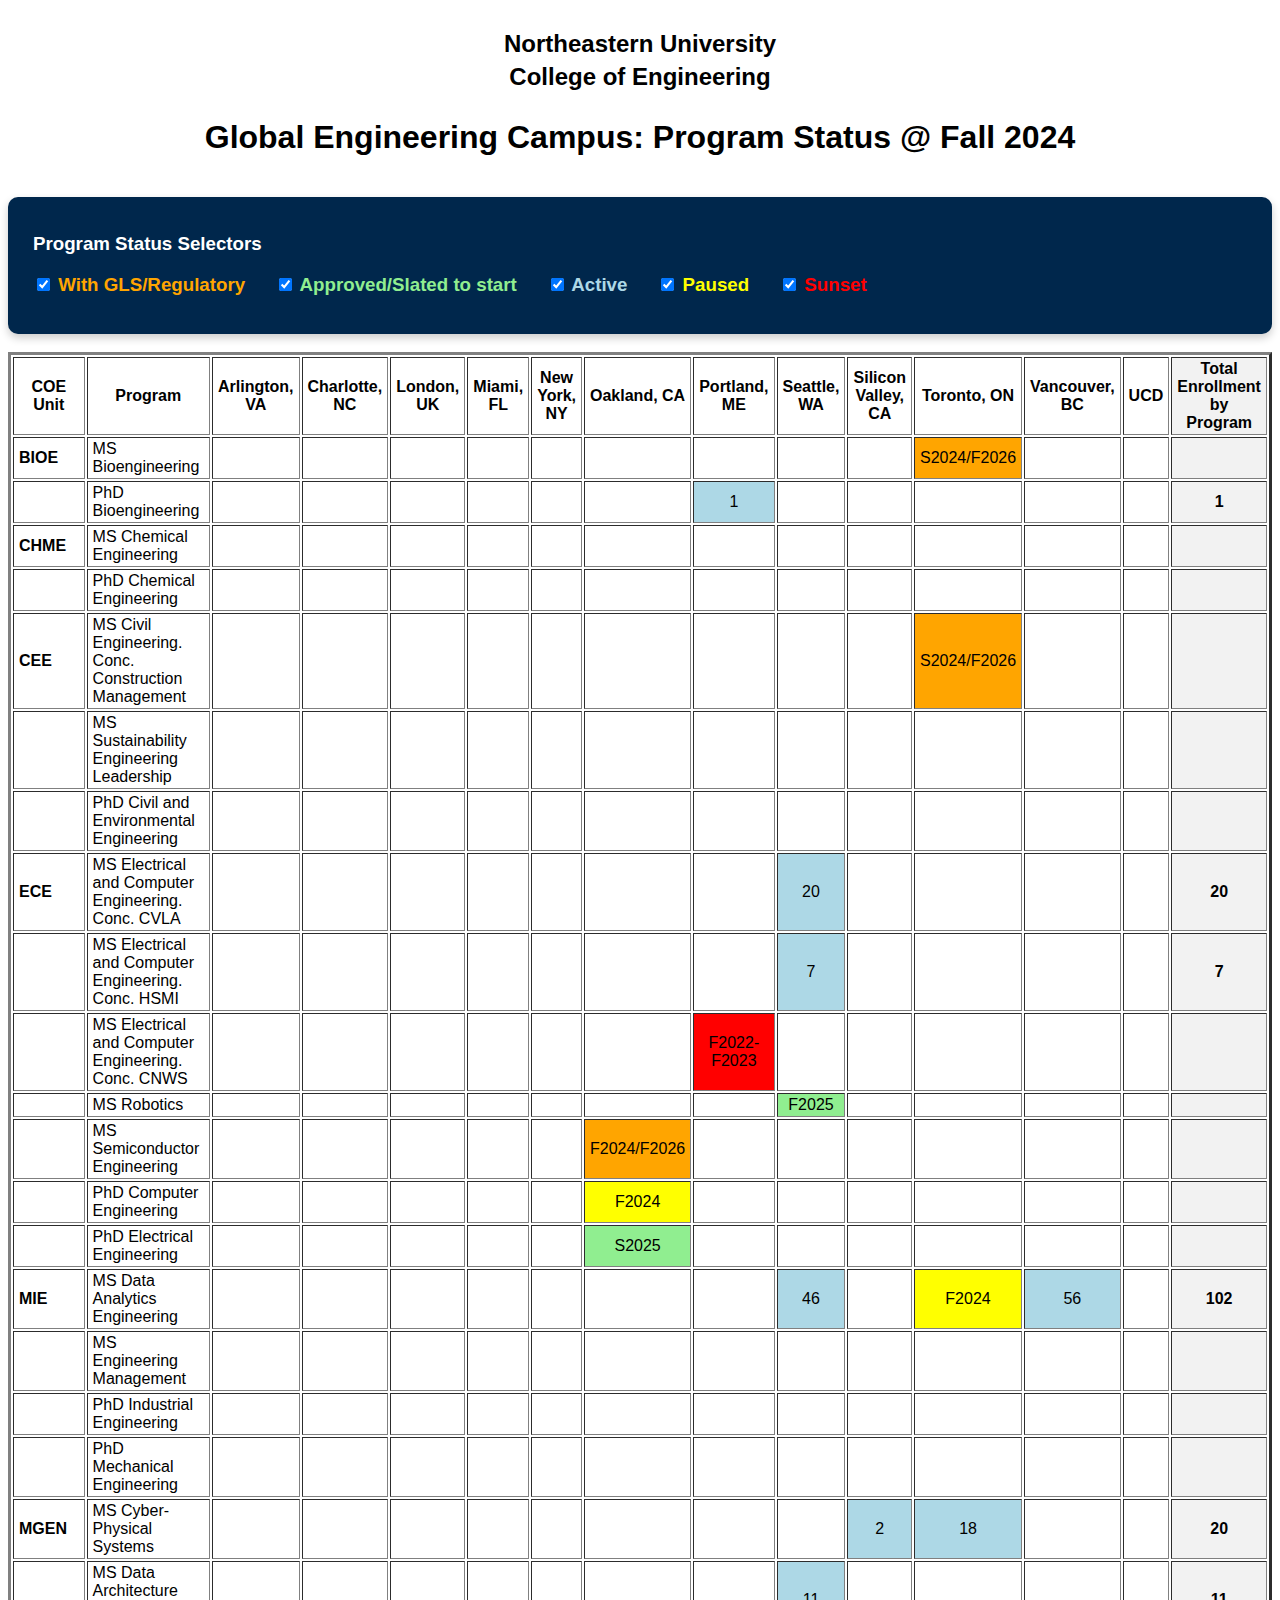
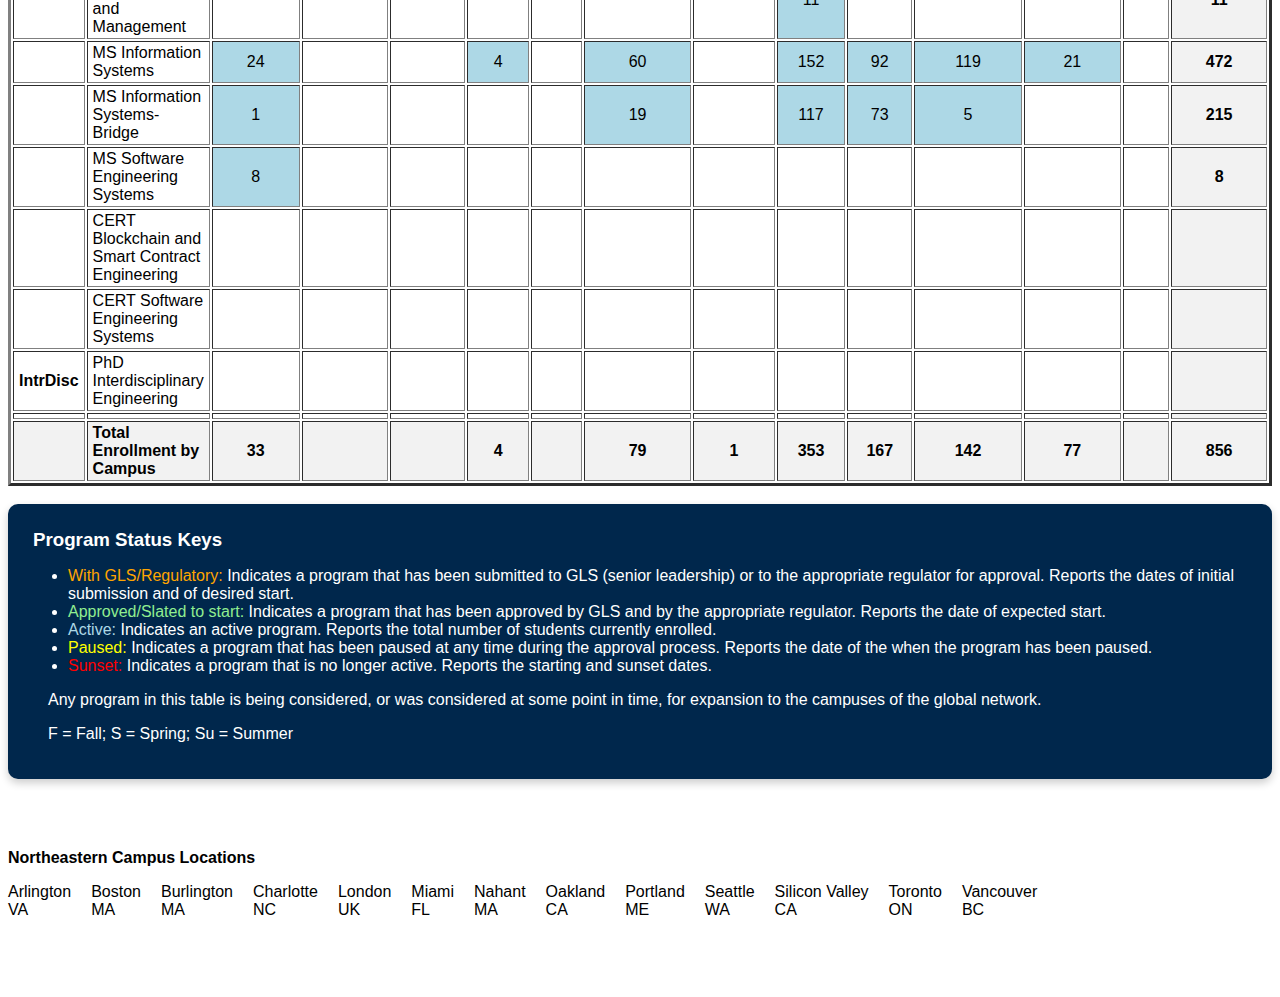
<file: STATUS/GEC-ProgramStatus.html>
<!DOCTYPE html>

<html lang="en">

<head>

  <meta charset="UTF-8">
  <meta name="viewport" content="width=device-width, initial-scale=1.0">
  <title>GEC: Program Status</title>

 <!-- Link to external CSS file -->
  <link rel="stylesheet" href="gec-styles.css">

  <style>
    td, th {
      padding: 2px 5px; /* Add space between content and border */
    }
    tfoot td {
      font-weight: bold;
      background-color: #f2f2f2;
    }
  
   /* Center text in the "Total by Program" column */
   td:last-child {
    text-align: center;
    font-weight: bold;
    background-color: #f2f2f2;
   }

  /* Center text in the "Total Enrollment by Campus" row */
  tfoot td {
    text-align: center;
  }
  
     /* Hide content and background color but keep the borders */
    .hidden-content {
      background-color: transparent !important; /* Make background transparent */
      color: transparent !important; /* Make text transparent */
    }

    /* Group colors*/
    .group1 {
      background-color: orange; /* Orange background color for group 1 */
      color: black; /* Text stays black */
    }

    .group2 {
      background-color: lightgreen; /* Light green background color for group 2 */
      color: black; /* Text stays black */    
     }

   .group3 {
      background-color: lightblue; /* Light blue background color for group 3 */
      color: black; /* Text stays black */
    }

    .group4 {
      background-color: yellow; /* Red background color for group 4 */
      color: black; /* Text stays black */
    }
    
    .group5 {
      background-color: red; /* Red background color for group 4 */
      color: black; /* Text stays black */
    }

    /* Color for the checkbox labels */
    .label-group1 {
      color: orange;
    }

    .label-group2 {
      color: lightgreen;
    }

    .label-group3 {
      color: lightblue;
    }

    .label-group4 {
      color: yellow;
    }

    .label-group5 {
      color: red;
    }

   /* Style for the background box */
    .background-box {
      background-color: #00274C; /* Dark background color */
      color: white; /* White text for better contrast */
      padding: 20px; /* Add some padding around the content */
      border-radius: 10px; /* Rounded corners for aesthetics */
      box-shadow: 0 4px 8px rgba(0, 0, 0, 0.2); /* Subtle shadow */
    }

    /* Explanation text (after the colon) */
    .explanation {
      color: white; /* White explanation text */
    }
</style>

</head>


<body>

<body style="background-color: white;">

<header>
  <h2><a href="https://northeastern.edu"  target="_new">Northeastern University</a></h2>
  <h2><a href="https://coe.northeastern.edu"  target="_new">College of Engineering</a></h2>
  <br>
  <h1><a href = "../index.html">Global Engineering Campus</a>: Program Status @ Fall 2024</h1>
</header>

<br><br>
<div class="background-box">
<!-- <div> -->
  <p class="is-style-eyebrow is-style-menu-title has-white-color has-text-color"><b><h3>Program Status Selectors</h3></b></p>
  <nav aria-label="Program Status Keys">
  <h3>
    <ul style="display: flex; list-style: none; padding: 0;">
      <li style="margin-right: 30px;">
        <label class="label-group1">
        <input type="checkbox" id="toggleGroup1" checked onclick="toggleVisibility('group1')">  With GLS/Regulatory
        </label>
      </li>
      <li style="margin-right: 30px;">
       <label class="label-group2">
       <input type="checkbox" id="toggleGroup2" checked onclick="toggleVisibility('group2')">  Approved/Slated to start
       </label>      
      </li>
      <li style="margin-right: 30px;">
       <label class="label-group3">
       <input type="checkbox" id="toggleGroup3" checked onclick="toggleVisibility('group3')">  Active
       </label>     
      </li>
      <li style="margin-right: 30px;">
        <label class="label-group4">
        <input type="checkbox" id="toggleGroup4" checked onclick="toggleVisibility('group4')">  Paused
        </label>        
      </li>
      <li style="margin-right: 30px;">
        <label class="label-group5">
        <input type="checkbox" id="toggleGroup5" checked onclick="toggleVisibility('group5')">  Sunset
        </label>      
      </li>
    </ul>
    </h3>
  </nav>
</div>
<br>

<table id="dataTable" border="3" class="dataframe">
  <thead>
    <tr style="text-align: center;">
      <th>COE Unit</th>
      <th>Program</th>
      <th><a href="../CAMPUSES/Arlington/arlington.html"  target="_new"> Arlington, VA </a></th>
      <th><a href="../CAMPUSES/Charlotte/charlotte.html"  target="_new"> Charlotte, NC </a></th>
      <th><a href="../CAMPUSES/London/london.html"  target="_new"> London, UK </a></th>
      <th><a href="../CAMPUSES/Miami/miami.html"  target="_new"> Miami, FL </a></th>
      <th> New York, NY </th>
      <th><a href="../CAMPUSES/Oakland/oakland.html"  target="_new" > Oakland, CA </a></th>
      <th><a href="../CAMPUSES/Portland/portland.html"  target="_new"> Portland, ME </a></th>
      <th><a href="../CAMPUSES/Seattle/seattle.html"  target="_new"> Seattle, WA </a></th>
      <th><a href="../CAMPUSES/Silicon Valley/silicon valley.html"  target="_new"> Silicon Valley, CA </a></th>
      <th><a href="../CAMPUSES/Toronto/toronto.html"  target="_new"> Toronto, ON </a></th>
      <th><a href="../CAMPUSES/Vancouver/vancouver.html"  target="_new"> Vancouver, BC </a></th>
      <th><a href="https://www.ucd.ie"  target="_new"> UCD </a></th>
      <th style="background-color: #f2f2f2;"><a href="https://www.ucd.ie"  target="_new"> Total Enrollment by Program </a></th>
    </tr>
  </thead>
  <tbody>
    <tr>
      <td><a href = "https://bioe.northeastern.edu" target="_new"><b>BIOE</b></a></td>
      <td><a href = "https://bioe.northeastern.edu/academics/graduate-studies/ms-bion/" target="_new">MS Bioengineering</a></td>
      <td></td>
      <td></td>
      <td></td>
      <td></td>
      <td></td>
      <td></td>
      <td></td>
      <td></td>
      <td></td>
      <td  style="text-align: center;" class="group1">S2024/F2026</td>
      <td></td>
      <td></td>
      <td></td>
    </tr>
    <tr>
      <td></td>
      <td><a href = "https://bioe.northeastern.edu/academics/graduate-studies/phd-bion/" target="_new">PhD Bioengineering</a></td>
      <td></td>
      <td></td>
      <td></td>
      <td></td>
      <td></td>
      <td></td>
      <td style="text-align: center;" class="group3">1</td>
      <td></td>
      <td></td>
      <td></td>
      <td></td>
      <td></td>
      <td></td>
    </tr>
    <tr>
      <td><a href = "https://che.northeastern.edu" target="_new"><b>CHME</b></a></td>
      <td><a href = "https://che.northeastern.edu/academics/graduate-studies/ms-chme/" target="_new">MS Chemical Engineering</a></td>
      <td></td>
      <td></td>
      <td></td>
      <td></td>
      <td style="text-align: center;"></td>
      <td></td>
      <td></td>
      <td></td>
      <td></td>
      <td></td>
      <td></td>
      <td></td>
      <td></td>
    </tr>
    <tr>
      <td></td>
      <td><a href = "https://che.northeastern.edu/academics/graduate-studies/phd-chme/" target="_new">PhD Chemical Engineering</a></td>
      <td></td>
      <td></td>
      <td></td>
      <td></td>
      <td></td>
      <td></td>
      <td></td>
      <td></td>
      <td></td>
      <td></td>
      <td></td>
      <td></td>
      <td></td>
    </tr>
    <tr>
      <td><a href = "https://cee.northeastern.edu" target="_new"><b>CEE</b></a></td>
      <td><a href = "https://cee.northeastern.edu/academics/graduate-studies/ms-cive/" target="_new">MS Civil Engineering</a>. Conc.  
        <a href = "https://catalog.northeastern.edu/graduate/engineering/civil-environmental/civil-engineering-concentration-construction-management-mscive/" target="_new">Construction Management</a></td>
      <td></td>
      <td></td>
      <td></td>
      <td></td>
      <td></td>
      <td></td>
      <td></td>
      <td></td>
      <td></td>
      <td   style="text-align: center;" class="group1">S2024/F2026</td>
      <td></td>
      <td></td>
      <td></td>
    </tr>
       <tr>
      <td></td>
      <td><a href = "" target="_new">MS Sustainability Engineering Leadership</a></td>
      <td></td>
      <td></td>
      <td></td>
      <td></td>
      <td></td>
      <td></td>
      <td></td>
      <td></td>
      <td></td>
      <td></td>
      <td></td>
      <td></td>
      <td></td>
    </tr>
    <tr>
      <td></td>
      <td><a href = "https://cee.northeastern.edu/academics/graduate-studies/phd-cive/" target="_new">PhD Civil and Environmental Engineering</a></td>
      <td></td>
      <td></td>
      <td></td>
      <td></td>
      <td></td>
      <td></td>
      <td></td>
      <td></td>
      <td></td>
      <td></td>
      <td></td>
      <td></td>
      <td></td>
    </tr>
    <tr>
      <td><a href = "https://ece.northeastern.edu/" target="_new"><b>ECE</b></a></td>
      <td><a href = "https://ece.northeastern.edu/academics/graduate-studies/ms-elee/" target="_new">MS Electrical and Computer Engineering</a>. Conc. 
      	<a href = "https://catalog.northeastern.edu/graduate/engineering/electrical-computer/computer-vision-machine-learning-algorithms/" target="_new">CVLA</a></td>
      <td></td>
      <td></td>
      <td></td>
      <td></td>
      <td></td>
      <td></td>
      <td></td>
      <td style="text-align: center;" class="group3">20</td>
      <td></td>
      <td></td>
      <td></td>
      <td></td>
      <td></td>
   </tr>
    <tr>
    <td></td>
      <td><a href = "https://ece.northeastern.edu/academics/graduate-studies/ms-elee/" target="_new">MS Electrical and Computer Engineering</a>. Conc.  
	<a href = "https://catalog.northeastern.edu/graduate/engineering/electrical-computer/electrical-computer-engineering-concentration-hardware-software-marchine-intelligence-msece/" target="_new">HSMI</a></td>
      <td></td>
      <td></td>
      <td></td>
      <td></td>
      <td></td>
      <td></td>
      <td></td>
      <td style="text-align: center;" class="group3">7</td>
      <td></td>
      <td></td>
      <td></td>
      <td></td>
      <td></td>
   </tr>
   <tr>
     <td></td>
      <td><a href = "https://ece.northeastern.edu/academics/graduate-studies/ms-elee/" target="_new">MS Electrical and Computer Engineering</a>. Conc. 
      	<a href = "https://catalog.northeastern.edu/graduate/engineering/electrical-computer/computer-networks-security/" target="_new">CNWS</a></td>
      <td></td>
      <td></td>
      <td></td>
      <td></td>
      <td></td>
      <td></td>
      <td style="text-align: center;" class="group5">F2022-F2023</td>
      <td></td>
      <td></td>
      <td></td>
      <td></td>
      <td></td>
      <td></td>
   </tr>

   <tr>
      <td></td>
      <td><a href = "https://coe.northeastern.edu/academic-programs/ms-robo/" target="_new">MS Robotics</a></td>
      <td></td>
      <td></td>
      <td></td>
      <td></td>
      <td></td>
      <td></td>
      <td></td>
      <td style="text-align: center;" class="group2">F2025</td>
      <td></td>
      <td></td>
      <td></td>
      <td></td>
      <td></td>
    </tr>
    <tr>
      <td></td>
      <td><a href = "https://coe.northeastern.edu/academic-programs/ms-scde/" target="_new">MS Semiconductor Engineering</a></td>
      <td></td>
      <td></td>
      <td></td>
      <td></td>
      <td></td>
      <td style="text-align: center;" class="group1">F2024/F2026</td>
      <td></td>
      <td></td>
      <td></td>
      <td></td>
      <td></td>
      <td></td>
      <td></td>
    </tr>
      <td></td>
      <td><a href = "https://ece.northeastern.edu/academics/graduate-studies/phd-cmpe/" target="_new">PhD Computer Engineering</a></td>
      <td></td>
      <td></td>
      <td></td>
      <td></td>
      <td></td>
      <td style="text-align: center;" class="group4">F2024 </td>
      <td></td>
      <td></td>
      <td></td>
      <td></td>
      <td></td>
      <td></td>
      <td></td>
    </tr>
    <tr>
      <td></td>
      <td><a href = "https://ece.northeastern.edu/academics/graduate-studies/phd-elee/" target="_new">PhD Electrical Engineering</a></td>
      <td></td>
      <td></td>
      <td></td>
      <td></td>
      <td></td>
      <td style="text-align: center;" class="group2">S2025</td>
      <td></td>
      <td></td>
      <td></td>
      <td></td>
      <td></td>
      <td></td>
      <td></td>
    </tr>
       <tr>
      <td><a href = "https://mie.northeastern.edu" target="_new"><b>MIE</b></a></td>
      <td><a href = "https://mie.northeastern.edu/academics/graduate-studies/ms-daae/" target="_new">MS Data Analytics Engineering</a></td>
      <td></td>
      <td></td>
      <td></td>
      <td></td>
      <td></td>
      <td></td>
      <td></td>
      <td style="text-align: center;" class="group3">46</td>
      <td></td>
      <td style="text-align: center;" class="group4">F2024</td>
      <td style="text-align: center;" class="group3">56</td>
      <td></td>
      <td></td>
    </tr>
    <tr>
      <td></td>
      <td><a href = "https://mie.northeastern.edu/academics/graduate-studies/ms-engm/" target="_new">MS Engineering Management</a></td>
      <td></td>
      <td></td>
      <td></td>
      <td></td>
      <td></td>
      <td></td>
      <td></td>
      <td></td>
      <td></td>
      <td></td>
      <td></td>
      <td></td>
      <td></td>
    </tr>
    <tr>
      <td></td>
      <td><a href = "https://mie.northeastern.edu/academics/graduate-studies/phd-inde/" target="_new">PhD Industrial Engineering</a></td>
      <td></td>
      <td></td>
      <td></td>
      <td></td>
      <td></td>
      <td></td>
      <td></td>
      <td></td>
      <td></td>
      <td></td>
      <td></td>
      <td></td>
      <td></td>
    </tr>
    <tr>
      <td></td>
      <td><a href = "https://mie.northeastern.edu/academics/graduate-studies/phd-mece/" target="_new">PhD Mechanical Engineering</a></td>
      <td></td>
      <td></td>
      <td></td>
      <td></td>
      <td></td>
      <td></td>
      <td></td>
      <td></td>
      <td></td>
      <td></td>
      <td></td>
      <td></td>
      <td></td>
    </tr>
    <tr>
      <td><a href = "https://coe.northeastern.edu/academics-experiential-learning/academic-departments/mgen/" target="_new"><b>MGEN</b></a></td>
      <td><a href = "https://coe.northeastern.edu/academics-experiential-learning/academic-departments/mgen/ms-cyps/" target="_new">MS Cyber-Physical Systems</a></td>
      <td></td>
      <td></td>
      <td></td>
      <td></td>
      <td></td>
      <td></td>
      <td></td>
      <td></td>
      <td style="text-align: center;" class="group3">2</td>
      <td style="text-align: center;" class="group3">18</td>
      <td></td>
      <td></td>
      <td></td>
    </tr>
    <tr>
      <td></td>
      <td><a href = "https://coe.northeastern.edu/academics-experiential-learning/academic-departments/mgen/ms-daam/" target="_new">MS Data Architecture and Management</a></td>
      <td></td>
      <td></td>
      <td></td>
      <td></td>
      <td></td>
      <td></td>
      <td></td>
      <td style="text-align: center;" class="group3">11</td>
      <td></td>
      <td></td>
      <td></td>
      <td></td>
      <td></td>
    </tr>
    <tr>
      <td></td>
      <td><a href = "https://coe.northeastern.edu/academics-experiential-learning/academic-departments/mgen/ms-insy/" target="_new">MS Information Systems</a></td>
      <td style="text-align: center;" class="group3">24</td>
      <td></td>
      <td></td>
      <td style="text-align: center;" class="group3">4</td>
      <td></td>
      <td style="text-align: center;" class="group3">60</td>
      <td></td>
      <td style="text-align: center;" class="group3">152</td>
      <td style="text-align: center;" class="group3">92</td>
      <td style="text-align: center;" class="group3">119</td>
      <td style="text-align: center;" class="group3">21</td>
      <td></td>
      <td></td>
    </tr>
    <tr>
      <td></td>
      <td><a href = "https://coe.northeastern.edu/academics-experiential-learning/academic-departments/mgen/ms-insy-bridge/" target="_new">MS Information Systems-Bridge</a></td>
      <td style="text-align: center;" class="group3">1</td>
      <td></td>
      <td></td>
      <td></td>
      <td></td>
      <td style="text-align: center;" class="group3">19</td>
      <td></td>
      <td style="text-align: center;" class="group3">117</td>
      <td style="text-align: center;" class="group3">73</td>
      <td style="text-align: center;" class="group3">5</td>
      <td></td>
      <td></td>
      <td></td>
    </tr>
    <tr>
      <td></td>
      <td><a href = "https://coe.northeastern.edu/academics-experiential-learning/academic-departments/mgen/ms-swes/" target="_new">MS Software Engineering Systems</a></td>
      <td style="text-align: center;" class="group3">8</td>
      <td></td>
      <td></td>
      <td></td>
      <td></td>
      <td></td>
      <td></td>
      <td></td>
      <td></td>
      <td></td>
      <td></td>
      <td></td>
      <td></td>
    </tr>
    <tr>
      <td></td>
      <td><a href = "https://catalog.northeastern.edu/graduate/engineering/multidisciplinary/blockchain-smart-contract-engineering-graduate-certificate/?_gl=1*1pn0zpo*_gcl_au*MjA3MTE5MjAyNy4xNzI3MDQwMzU0#text" target="_new">CERT Blockchain and Smart Contract Engineering</a></td>
      <td></td>
      <td></td>
      <td></td>
      <td></td>
      <td></td>
      <td></td>
      <td></td>
      <td></td>
      <td></td>
      <td></td>
      <td></td>
      <td></td>
      <td></td>
    </tr>
    <tr>
      <td></td>
      <td><a href = "https://coe.northeastern.edu/academics-experiential-learning/academic-departments/mgen/cert-swes/" target="_new">CERT Software Engineering Systems</a></td>
      <td></td>
      <td></td>
      <td></td>
      <td></td>
      <td></td>
      <td></td>
      <td></td>
      <td></td>
      <td></td>
      <td></td>
      <td></td>
      <td></td>
      <td></td>
    </tr>
    <tr>
      <td><a href = "" target="_new"><b>IntrDisc</b></a></td>
      <td><a href = "https://coe.northeastern.edu/academic-programs/phd-inte/" target="_new">PhD Interdisciplinary Engineering</a></td>
      <td></td>
      <td></td>
      <td></td>
      <td></td>
      <td></td>
      <td></td>
      <td></td>
      <td></td>
      <td></td>
      <td></td>
      <td></td>
      <td></td>
      <td></td>
    </tr>
    <tr>
      <td></td>
      <td></td>
      <td></td>
      <td></td>
      <td></td>
      <td></td>
      <td></td>
      <td></td>
      <td></td>
      <td></td>
      <td></td>
      <td></td>
      <td></td>
      <td></td>
      <td></td>
    </tr>
  </tbody>
  <tfoot>
    <tr>
      <td></td>
      <td style="text-align: left;"><b>Total Enrollment by Campus<b></td>
      <td id="ARL-Sum">0</td>
      <td id="CHA-Sum">0</td>
      <td id="LON-Sum">0</td>
      <td id="MIA-Sum">0</td>
      <td id="NYC-Sum">0</td>
      <td id="OAK-Sum">0</td>
      <td id="POR-Sum">0</td>
      <td id="SEA-Sum">0</td>
      <td id="SVX-Sum">0</td>
      <td id="TOR-Sum">0</td>
      <td id="VAN-Sum">0</td>
      <td id="UCD-Sum">0</td>
      <td id="TBP-Sum">0</td>
    </tr>
  </tfoot>
</table>

<br>

<div class="background-box">
  <h3>Program Status Keys</h3>  
  <ul>
    <li>
      <label class="label-group1">
        With GLS/Regulatory: <span class="explanation">Indicates a program that has been submitted to GLS (senior leadership) or to the appropriate regulator for approval. Reports the dates of initial submission and of desired start.</span>
      </label>
    </li>
    <li>
      <label class="label-group2">
        Approved/Slated to start: <span class="explanation">Indicates a program that has been approved by GLS and by the appropriate regulator. Reports the date of expected start.</span>
      </label>
    </li>
    <li>
      <label class="label-group3">
        Active: <span class="explanation">Indicates an active program. Reports the total number of students currently enrolled.</span>
      </label>
    </li>
    <li>
      <label class="label-group4">
        Paused: <span class="explanation">Indicates a program that has been paused at any time during the approval process. Reports the date of the when the program has been paused.</span>
      </label>
    </li>
    <li>
      <label class="label-group5">
        Sunset: <span class="explanation">Indicates a program that is no longer active. Reports the starting and sunset dates.</span>
      </label>
    </li>
    <li style="list-style-type: none; margin-left: -20px;"><p>
      Any program in this table is being considered, or was considered at some point in time, for expansion to the campuses of the global network.
    </li>
    <li style="list-style-type: none; margin-left: -20px;">
      F = Fall; S = Spring; Su = Summer
    </li>
  </ul>
</div>

<br><br><br>
<div>
  <p class="is-style-eyebrow is-style-menu-title has-white-color has-text-color"><b>Northeastern Campus Locations</b></p>
  <nav aria-label="Campus Locations">
    <ul style="display: flex; list-style: none; padding: 0;">
      <li style="margin-right: 20px;"><a href="https://arlington.northeastern.edu/" target="_blank">Arlington<br><span>VA</span></a></li>
      <li style="margin-right: 20px;"><a href="https://www.northeastern.edu/campuses/boston/">Boston<br><span>MA</span></a></li>
      <li style="margin-right: 20px;"><a href="https://www.burlington.northeastern.edu/" target="_blank">Burlington<br><span>MA</span></a></li>
      <li style="margin-right: 20px;"><a href="https://charlotte.northeastern.edu/" target="_blank">Charlotte<br><span>NC</span></a></li>
      <li style="margin-right: 20px;"><a href="https://www.nulondon.ac.uk/" target="_blank">London<br><span>UK</span></a></li>
      <li style="margin-right: 20px;"><a href="https://miami.northeastern.edu/" target="_blank">Miami<br><span>FL</span></a></li>
      <li style="margin-right: 20px;"><a href="https://csi.northeastern.edu/" target="_blank">Nahant<br><span>MA</span></a></li>
      <li style="margin-right: 20px;"><a href="https://oakland.northeastern.edu/" target="_blank">Oakland<br><span>CA</span></a></li>
      <li style="margin-right: 20px;"><a href="https://roux.northeastern.edu/" target="_blank">Portland<br><span>ME</span></a></li>
      <li style="margin-right: 20px;"><a href="https://seattle.northeastern.edu/" target="_blank">Seattle<br><span>WA</span></a></li>
      <li style="margin-right: 20px;"><a href="https://siliconvalley.northeastern.edu/" target="_blank">Silicon Valley<br><span>CA</span></a></li>
      <li style="margin-right: 20px;"><a href="https://toronto.northeastern.edu/" target="_blank">Toronto<br><span>ON</span></a></li>
      <li style="margin-right: 20px;"><a href="https://vancouver.northeastern.edu/" target="_blank">Vancouver<br><span>BC</span></a></li>
    </ul>
  </nav>
</div>
<br><br><br>

<script>
  // JavaScript function to toggle visibility of table cell content by group
  function toggleVisibility(groupClass) {
    const content = document.querySelectorAll('.' + groupClass);
    content.forEach(cellContent => {
      if (document.getElementById('toggle' + groupClass.charAt(0).toUpperCase() + groupClass.slice(1)).checked) {
        cellContent.classList.remove('hidden-content'); // Show content
      } else {
        cellContent.classList.add('hidden-content'); // Hide content
      }
    });
  }
</script>

<script>
  let grandTotal = 0; // Initialize a variable to store the grand total

  // Function to calculate the sum for any column based on the .group3 class
  function calculateColumnSum(columnIndex, sumElementId) {
    let table = document.getElementById('dataTable');
    let rows = table.getElementsByTagName('tbody')[0].rows;
    let sum = 0;

    // Loop through each row and calculate the sum of valid numbers in .group3 class
    for (let i = 0; i < rows.length; i++) {
      let cell = rows[i].cells[columnIndex];
      if (cell && cell.classList.contains('group3')) {
        let cellText = cell.innerText.trim();
        let cellValue = parseInt(cellText); // Parse as integer

        // Only add if the value is a valid number
        if (!isNaN(cellValue)) {
          sum += cellValue;
        }
      }
    }

    // Display the sum only if it's greater than 0, otherwise set to an empty string
    let sumElement = document.getElementById(sumElementId);
    sumElement.innerText = sum > 0 ? sum : ''; // Hide zero values
  }

  // Function to calculate the sum for cells with .group3 in the same row and accumulate grand total
  function calculateRowSum(rowIndex, totalCellIndex) {
    let table = document.getElementById('dataTable');
    let rows = table.getElementsByTagName('tbody')[0].rows;
    let row = rows[rowIndex]; // Get the specific row by index
    let sum = 0;

    // Loop through all cells in the row
    for (let i = 0; i < row.cells.length; i++) {
      let cell = row.cells[i];

      // Check if the cell has the .group3 class
      if (cell.classList.contains('group3')) {
        let cellText = cell.innerText.trim();
        let cellValue = parseInt(cellText); // Parse as integer

        // Only add if the value is a valid number
        if (!isNaN(cellValue)) {
          sum += cellValue;
          grandTotal += cellValue; // Accumulate grand total here (only in rows)
        }
      }
    }

    // Display the sum only if it's greater than 0, otherwise set to an empty string
    row.cells[totalCellIndex].innerText = sum > 0 ? sum : '';
  }

  // Function to display the grand total in the intersection of the last row and last column of the footer
  function displayGrandTotal() {
    let footer = document.querySelector('tfoot tr');
    let lastCell = footer.cells[footer.cells.length - 1];

    // Set the grand total in the last footer cell
    lastCell.innerText = grandTotal > 0 ? grandTotal : '';
  }

  // Automatically calculate column and row sums when the page loads
  window.onload = function() {
    // Reset grand total before recalculating
    grandTotal = 0;

    // Calculate column sums
    calculateColumnSum(2, 'ARL-Sum'); 
    calculateColumnSum(3, 'CHA-Sum');   
    calculateColumnSum(4, 'LON-Sum'); 
    calculateColumnSum(5, 'MIA-Sum'); 
    calculateColumnSum(6, 'NYC-Sum');   
    calculateColumnSum(7, 'OAK-Sum'); 
    calculateColumnSum(8, 'POR-Sum'); 
    calculateColumnSum(9, 'SEA-Sum');   
    calculateColumnSum(10, 'SVX-Sum');   
    calculateColumnSum(11, 'TOR-Sum'); 
    calculateColumnSum(12, 'VAN-Sum');   
    calculateColumnSum(13, 'UCD-Sum');
    calculateColumnSum(14, 'TBP-Sum');   

    // Calculate row sums and accumulate grand total
    let table = document.getElementById('dataTable');
    let rows = table.getElementsByTagName('tbody')[0].rows;
    
    // Loop through each row to calculate the row sum and display it in the last column
    for (let i = 0; i < rows.length; i++) {
      calculateRowSum(i, rows[i].cells.length - 1); // Assuming the "Total by Program" column is the last one
    }

    // Display the grand total at the intersection of the last footer row and last column
    displayGrandTotal();
  };
</script>

</body>
</html>
</file>
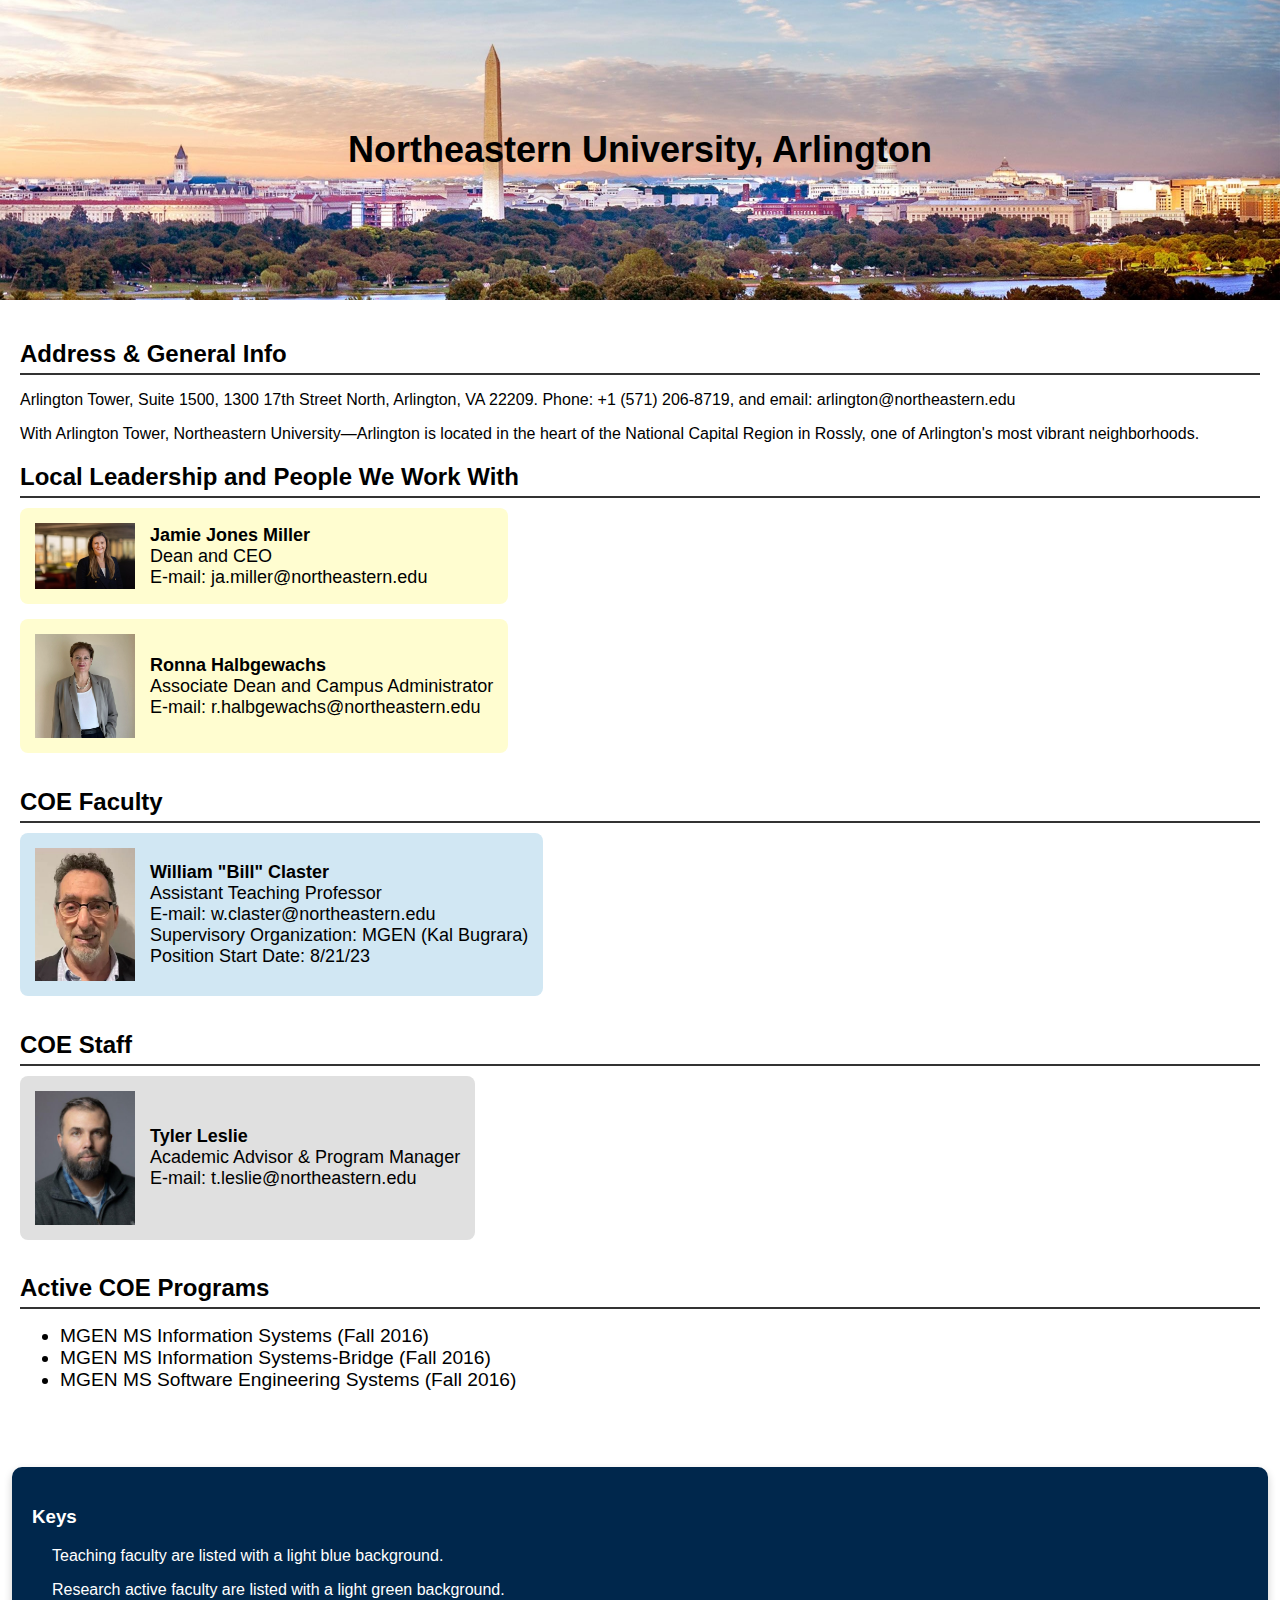
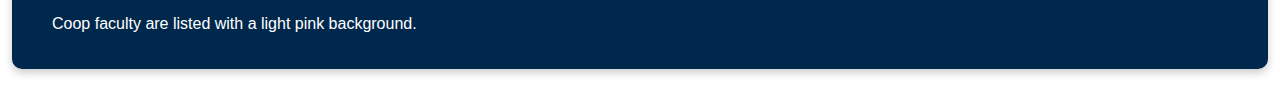
<file: CAMPUSES/Arlington/arlington.html>
<!DOCTYPE html>
<html lang="en">
<head>
  <meta charset="UTF-8">
  <meta name="viewport" content="width=device-width, initial-scale=1.0">
  <title>ARLINGTON</title>
  <style>
    body {
      font-family: Arial, sans-serif;
      margin: 0;
      padding: 0;
      box-sizing: border-box;
    }

    header {
      position: relative;
      background-image: url('arlingtonbg.jpg');
      background-size: cover;
      background-position: center;
      height: 300px;
      display: flex;
      justify-content: center;
      align-items: center;
    }

    h1 {
      position: absolute;
      padding: 20px;
      border-radius: 10px;
      font-size: 36px;
      text-align: center;
      color: black;
      text-decoration: none;
      transition: color 0.3s ease;
    }

    h1:hover {
      color: red;
    }

    .content {
      padding: 20px;
    }

    h2 {
      border-bottom: 2px solid #333;
      padding-bottom: 5px;
      margin-bottom: 10px;
    }

    .faculty-section {
      display: flex;
      flex-wrap: wrap;
      gap: 20px;
    }

    .tile {
      display: flex;
      background-color: #e0e0e0;
      border-radius: 8px;
      margin-bottom: 15px;
      padding: 15px;
      align-items: center;
      font-size: 0.9em;
    }

    .tile img {
      width: 100px;
      height: auto;
      object-fit: cover;
      margin-right: 15px;
    }

    .faculty-tile.research-active {
      background-color: #d1e7dd;
    }

    .faculty-tile.coop {
      background-color: #f8d7da;
    }

    .teaching-faculty {
      background-color: #d1e7f3;
    }

    .local-leadership {
      background-color: #FFFDD0;
    }

    .tile-info {
      flex-grow: 1;
      font-size: 18px;
    }

    a {
      color: inherit;
      text-decoration: none;
      transition: color 0.3s ease;
    }

    a[href^="mailto:"] {
      color: inherit;
      text-decoration: none;
    }

    a:hover {
      color: #B31B1B;
    }

    .program-list li {
      font-size: 1.2em;
    }

    .background-box {
      background-color: #00274C;
      color: white;
      padding: 20px;
      margin: 40px auto;
      width: 95%;
      border-radius: 10px;
      box-shadow: 0 4px 8px rgba(0, 0, 0, 0.2);
    }
  </style>
</head>

<body>

<header>
  <h1><a href = "https://arlington.northeastern.edu/">Northeastern University, Arlington</a></h1>
</header>

<div class="content">
  <section>
    <h2>Address & General Info</h2>
    <p>Arlington Tower, Suite 1500, 1300 17th Street North, Arlington, VA 22209. Phone: +1 (571) 206-8719, and email: <a href="mailto:arlington@northeastern.edu">arlington@northeastern.edu</a></p>
    <p>With Arlington Tower, Northeastern University—Arlington is located in the heart of the National Capital Region in Rossly, one of Arlington's most vibrant neighborhoods.</p>
  </section>

  <section>
    <h2>Local Leadership and People We Work With</h2>
    <div class="faculty-section">
      <div class="faculty-group">
        <div class="tile faculty-tile local-leadership">
          <img src="../../pics/arlington-jjm.jpg" alt="Jamie Jones Miller">
          <div class="tile-info">
            <strong>Jamie Jones Miller</strong><br>Dean and CEO<br>
            E-mail: <a href="mailto:ja.miller@northeastern.edu">ja.miller@northeastern.edu</a>
          </div>
        </div>

        <div class="tile local-leadership">
          <img src="../../pics/arlington-rh.jpg" alt="Ronna Halbgewachs">
          <div class="tile-info">
            <strong>Ronna Halbgewachs</strong><br>Associate Dean and Campus Administrator<br>
            E-mail: <a href="mailto:r.halbgewachs@northeastern.edu">r.halbgewachs@northeastern.edu</a>
          </div>
        </div>
    </div>
  </section>

  <section>
    <h2>COE Faculty</h2>
    <div class="faculty-section">
      <div class="faculty-group">
        <div class="tile teaching-faculty">
          <img src="../../pics/claster-w.jpg" alt="William "Bill" Claster">
          <div class="tile-info">
            <strong>William "Bill" Claster</strong><br>Assistant Teaching Professor<br>
            E-mail: <a href="mailto:w.claster@northeastern.edu">w.claster@northeastern.edu</a><br>
            Supervisory Organization: MGEN (Kal Bugrara)<br>
            Position Start Date: 8/21/23
          </div>
        </div>
      </div>
    </div>
  </section>

  <section>
    <h2>COE Staff</h2>
    <div class="faculty-section">
      <div class="tile">
        <img src="../../pics/leslie-t.jpg" alt="Tyler Leslie">
        <div class="tile-info">
          <strong>Tyler Leslie</strong><br>Academic Advisor & Program Manager<br>
          E-mail: <a href="mailto:t.leslie@northeastern.edu">t.leslie@northeastern.edu</a>
        </div>
      </div>
    </div>
  </section>

  <section>
    <h2>Active COE Programs</h2>
    <ul class="program-list">
      <li>MGEN <a href="https://coe.northeastern.edu/academics-experiential-learning/academic-departments/mgen/ms-insy/" target="_new">MS Information Systems</a> (Fall 2016)</li>
      <li>MGEN <a href="https://coe.northeastern.edu/academics-experiential-learning/academic-departments/mgen/ms-insy-bridge/" target="_new">MS Information Systems-Bridge</a> (Fall 2016)</li>
      <li>MGEN <a href="https://coe.northeastern.edu/academics-experiential-learning/academic-departments/mgen/ms-swes/" target="_new">MS Software Engineering Systems</a> (Fall 2016)</li>
    </ul>
  </section>

</div>

<div class="background-box">
  <h3>Keys</h3>
  <ul>
    <li style="list-style-type: none; margin-left: -20px;"><p>Teaching faculty are listed with a light blue background.</p></li>
    <li style="list-style-type: none; margin-left: -20px;"><p>Research active faculty are listed with a light green background.</p></li>
    <li style="list-style-type: none; margin-left: -20px;"><p>Coop faculty are listed with a light pink background.</p></li>
  </ul>
</div>

</body>
</html>
</file>
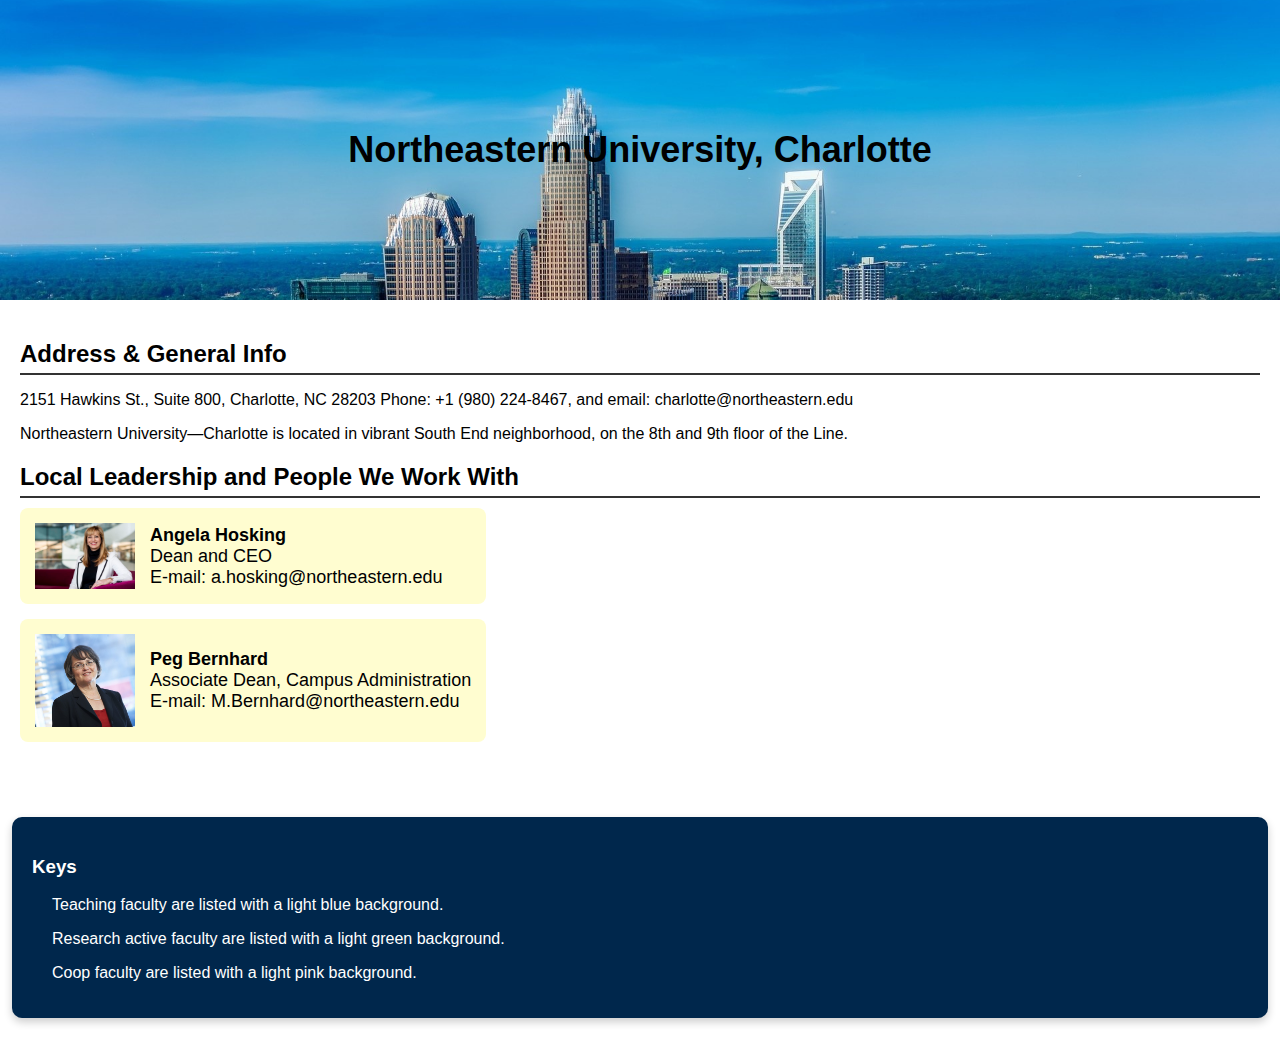
<file: CAMPUSES/Charlotte/charlotte.html>
<!DOCTYPE html>
<html lang="en">
<head>
  <meta charset="UTF-8">
  <meta name="viewport" content="width=device-width, initial-scale=1.0">
  <title>CHARLOTTE</title>
  <style>
    body {
      font-family: Arial, sans-serif;
      margin: 0;
      padding: 0;
      box-sizing: border-box;
    }

    header {
      position: relative;
      background-image: url('charlottebg.jpg');
      background-size: cover;
      background-position: center;
      height: 300px;
      display: flex;
      justify-content: center;
      align-items: center;
    }

    h1 {
      position: absolute;
      padding: 20px;
      border-radius: 10px;
      font-size: 36px;
      text-align: center;
      color: black;
      text-decoration: none;
      transition: color 0.3s ease;
    }

    h1:hover {
      color: red;
    }

    .content {
      padding: 20px;
    }

    h2 {
      border-bottom: 2px solid #333;
      padding-bottom: 5px;
      margin-bottom: 10px;
    }

    .faculty-section {
      display: flex;
      flex-wrap: wrap;
      gap: 20px;
    }

    .tile {
      display: flex;
      background-color: #e0e0e0;
      border-radius: 8px;
      margin-bottom: 15px;
      padding: 15px;
      align-items: center;
      font-size: 0.9em;
    }

    .tile img {
      width: 100px;
      height: auto;
      object-fit: cover;
      margin-right: 15px;
    }

    .faculty-tile.research-active {
      background-color: #d1e7dd;
    }

    .faculty-tile.coop {
      background-color: #f8d7da;
    }

    .teaching-faculty {
      background-color: #d1e7f3;
    }

    .local-leadership {
      background-color: #FFFDD0;
    }

    .tile-info {
      flex-grow: 1;
      font-size: 18px;
    }

    a {
      color: inherit;
      text-decoration: none;
      transition: color 0.3s ease;
    }

    a[href^="mailto:"] {
      color: inherit;
      text-decoration: none;
    }

    a:hover {
      color: #B31B1B;
    }

    .program-list li {
      font-size: 1.2em;
    }

    .background-box {
      background-color: #00274C;
      color: white;
      padding: 20px;
      margin: 40px auto;
      width: 95%;
      border-radius: 10px;
      box-shadow: 0 4px 8px rgba(0, 0, 0, 0.2);
    }
  </style>
</head>

<body>

<header>
  <h1><a href = "https://charlotte.northeastern.edu/">Northeastern University, Charlotte</a></h1>
</header>

<div class="content">
  <section>
    <h2>Address & General Info</h2>
    <p>2151 Hawkins St., Suite 800, Charlotte, NC 28203 Phone: +1 (980) 224-8467, and email: <a href="mailto:charlotte@northeastern.edu">charlotte@northeastern.edu</a></p>
    <p>Northeastern University—Charlotte is located in vibrant South End neighborhood, on the 8th and 9th floor of the Line.</p>
  </section>

  <section>
    <h2>Local Leadership and People We Work With</h2>
    <div class="faculty-section">
      <div class="faculty-group">
        <div class="tile faculty-tile local-leadership">
          <img src="../../pics/charlotte-ah.jpg" alt="Angela Hosking">
          <div class="tile-info">
            <strong>Angela Hosking</strong><br>Dean and CEO<br>
            E-mail: <a href="mailto:a.hosking@northeastern.edu">a.hosking@northeastern.edu</a>
          </div>
        </div>

        <div class="tile local-leadership">
          <img src="../../pics/charlotte-pb.jpg" alt="Peg Bernhard">
          <div class="tile-info">
            <strong>Peg Bernhard</strong><br>Associate Dean, Campus Administration<br>
            E-mail: <a href="mailto:M.Bernhard@northeastern.edu">M.Bernhard@northeastern.edu</a>
          </div>
        </div>
    </div>
  </section>

  

</div>

<div class="background-box">
  <h3>Keys</h3>
  <ul>
    <li style="list-style-type: none; margin-left: -20px;"><p>Teaching faculty are listed with a light blue background.</p></li>
    <li style="list-style-type: none; margin-left: -20px;"><p>Research active faculty are listed with a light green background.</p></li>
    <li style="list-style-type: none; margin-left: -20px;"><p>Coop faculty are listed with a light pink background.</p></li>
  </ul>
</div>

</body>
</html>
</file>
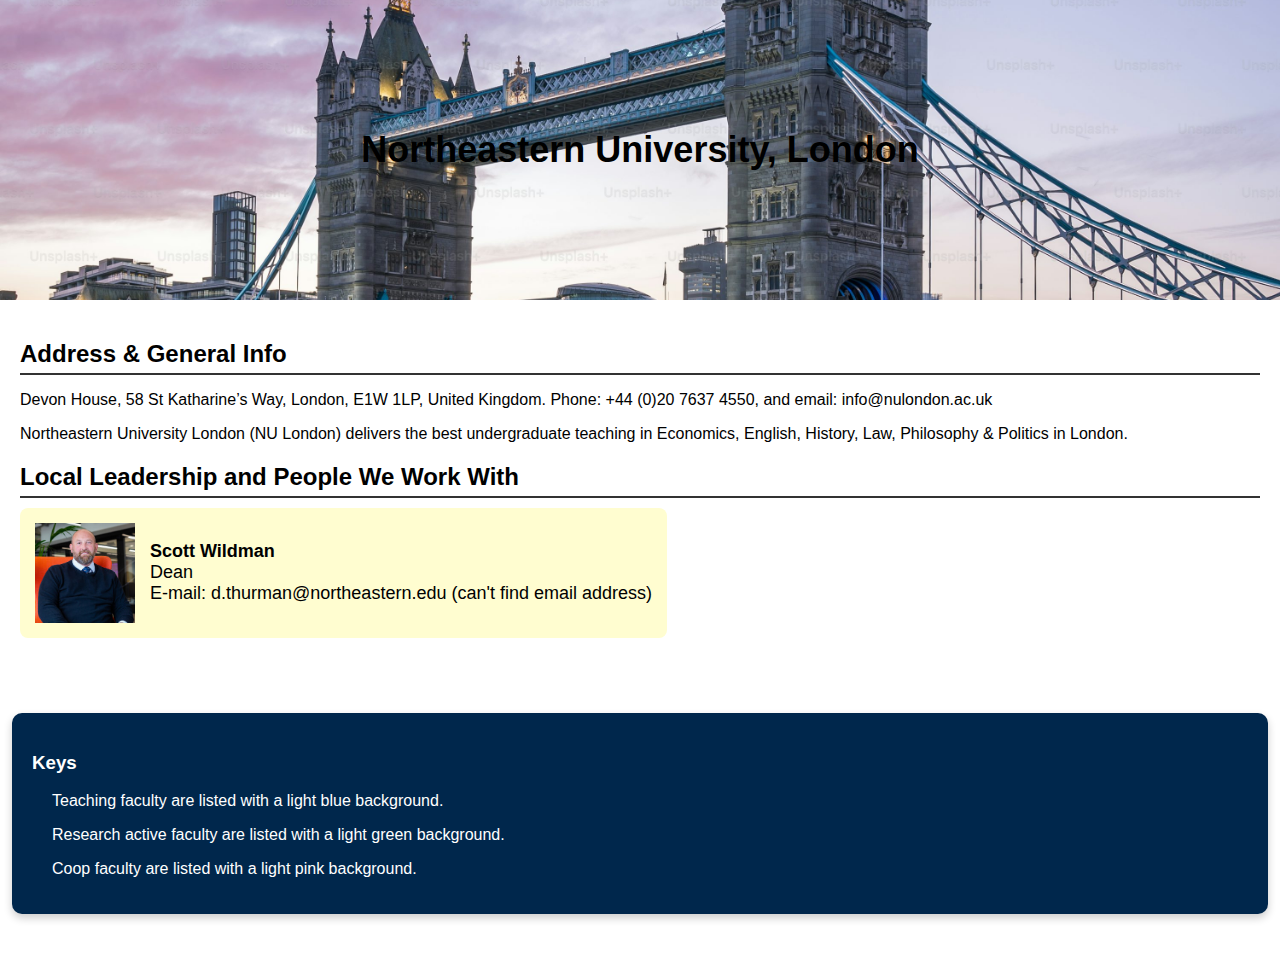
<file: CAMPUSES/London/london.html>
<!DOCTYPE html>
<html lang="en">
<head>
  <meta charset="UTF-8">
  <meta name="viewport" content="width=device-width, initial-scale=1.0">
  <title>LONDON</title>
  <style>
    body {
      font-family: Arial, sans-serif;
      margin: 0;
      padding: 0;
      box-sizing: border-box;
    }

    header {
      position: relative;
      background-image: url('londonbg1.jpg');
      background-size: cover;
      background-position: center;
      height: 300px;
      display: flex;
      justify-content: center;
      align-items: center;
    }

    h1 {
      position: absolute;
      padding: 20px;
      border-radius: 10px;
      font-size: 36px;
      text-align: center;
      color: black;
      text-decoration: none;
      transition: color 0.3s ease;
    }

    h1:hover {
      color: red;
    }

    .content {
      padding: 20px;
    }

    h2 {
      border-bottom: 2px solid #333;
      padding-bottom: 5px;
      margin-bottom: 10px;
    }

    .faculty-section {
      display: flex;
      flex-wrap: wrap;
      gap: 20px;
    }

    .tile {
      display: flex;
      background-color: #e0e0e0;
      border-radius: 8px;
      margin-bottom: 15px;
      padding: 15px;
      align-items: center;
      font-size: 0.9em;
    }

    .tile img {
      width: 100px;
      height: auto;
      object-fit: cover;
      margin-right: 15px;
    }

    .faculty-tile.research-active {
      background-color: #d1e7dd;
    }

    .faculty-tile.coop {
      background-color: #f8d7da;
    }

    .teaching-faculty {
      background-color: #d1e7f3;
    }

    .local-leadership {
      background-color: #FFFDD0;
    }

    .tile-info {
      flex-grow: 1;
      font-size: 18px;
    }

    a {
      color: inherit;
      text-decoration: none;
      transition: color 0.3s ease;
    }

    a[href^="mailto:"] {
      color: inherit;
      text-decoration: none;
    }

    a:hover {
      color: #B31B1B;
    }

    .program-list li {
      font-size: 1.2em;
    }

    .background-box {
      background-color: #00274C;
      color: white;
      padding: 20px;
      margin: 40px auto;
      width: 95%;
      border-radius: 10px;
      box-shadow: 0 4px 8px rgba(0, 0, 0, 0.2);
    }
  </style>
</head>

<body>

<header>
  <h1><a href = "https://www.nulondon.ac.uk/">Northeastern University, London</a></h1>
</header>

<div class="content">
  <section>
    <h2>Address & General Info</h2>
    <p>Devon House, 58 St Katharine’s Way, London, E1W 1LP, United Kingdom. Phone: +44 (0)20 7637 4550, and email: <a href="mailto:info@nulondon.ac.uk">info@nulondon.ac.uk</a></p>
    <p>Northeastern University London (NU London) delivers the best undergraduate teaching in Economics, English, History, Law, Philosophy & Politics in London.</p>
  </section>

  <section>
    <h2>Local Leadership and People We Work With</h2>
    <div class="faculty-section">
      <div class="faculty-group">
        <div class="tile faculty-tile local-leadership">
          <img src="../../pics/london-SW.png" alt="Scott Wildman">
          <div class="tile-info">
            <strong>Scott Wildman</strong><br>Dean<br>
            E-mail: <a href="mailto:d.thurman@northeastern.edu">d.thurman@northeastern.edu (can't find email address)</a>
          </div>
        </div>    
      </div>
    </div>
  </section>

  
  </div>

<div class="background-box">
  <h3>Keys</h3>
  <ul>
    <li style="list-style-type: none; margin-left: -20px;"><p>Teaching faculty are listed with a light blue background.</p></li>
    <li style="list-style-type: none; margin-left: -20px;"><p>Research active faculty are listed with a light green background.</p></li>
    <li style="list-style-type: none; margin-left: -20px;"><p>Coop faculty are listed with a light pink background.</p></li>
  </ul>
</div>

</body>
</html>
</file>
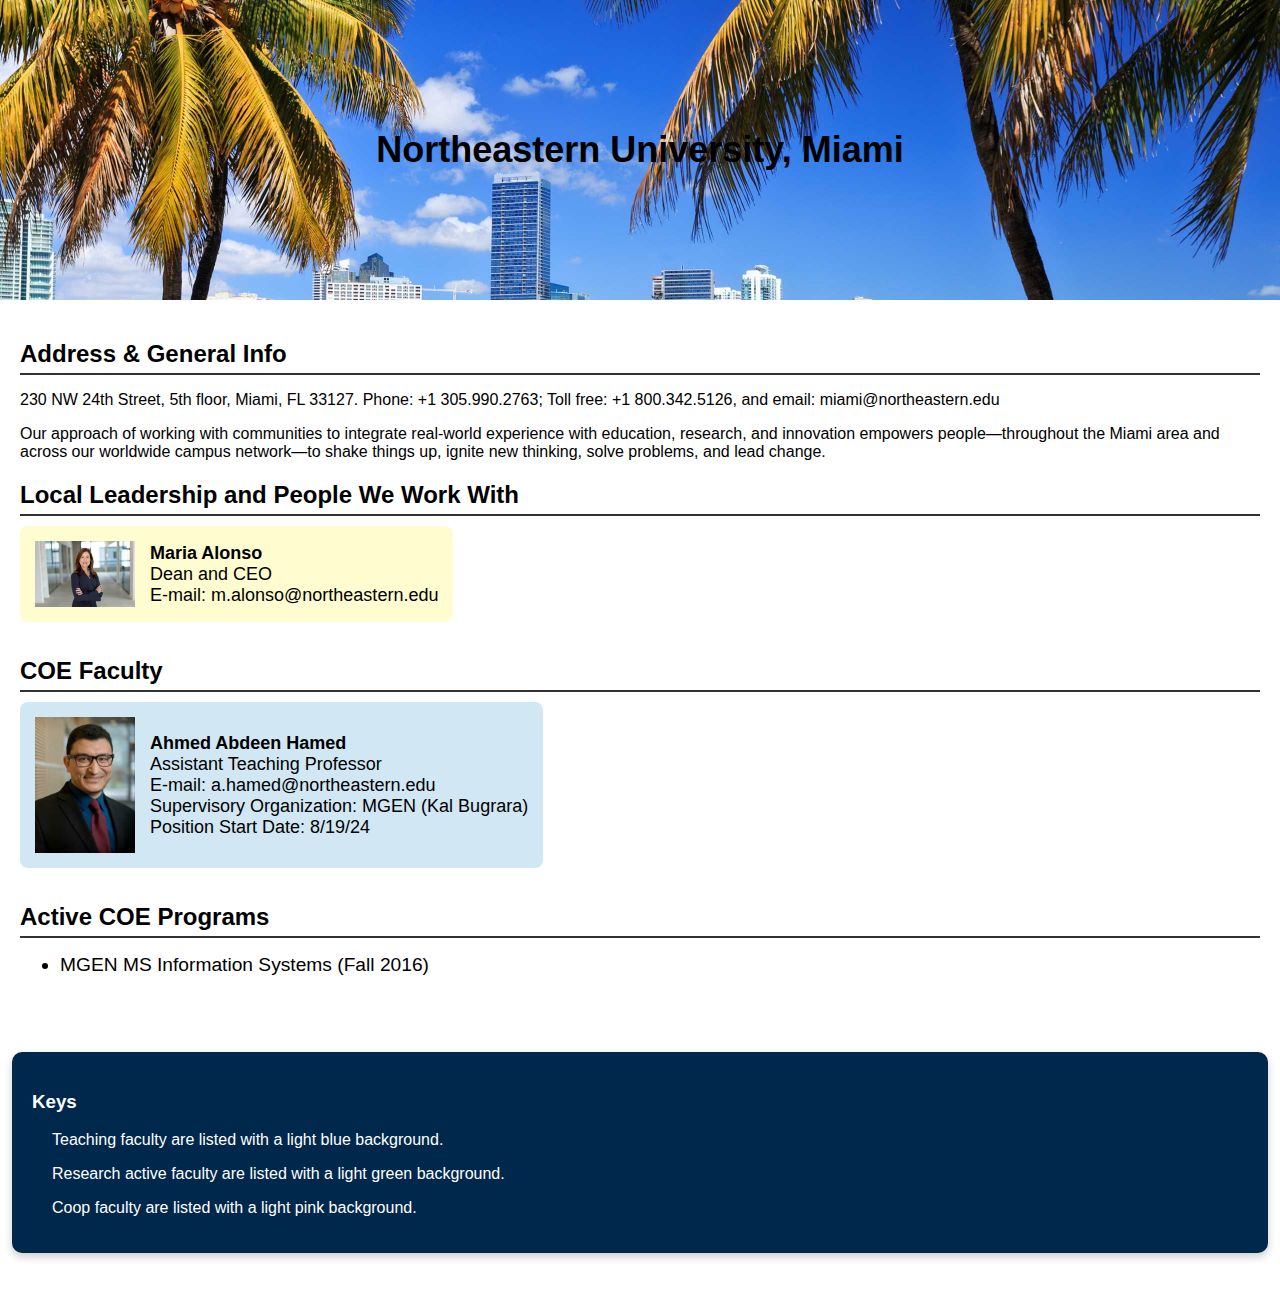
<file: CAMPUSES/Miami/miami.html>
<!DOCTYPE html>
<html lang="en">
<head>
  <meta charset="UTF-8">
  <meta name="viewport" content="width=device-width, initial-scale=1.0">
  <title>MIAMI</title>
  <style>
    body {
      font-family: Arial, sans-serif;
      margin: 0;
      padding: 0;
      box-sizing: border-box;
    }

    header {
      position: relative;
      background-image: url('miamibg.jpg');
      background-size: cover;
      background-position: center;
      height: 300px;
      display: flex;
      justify-content: center;
      align-items: center;
    }

    h1 {
      position: absolute;
      padding: 20px;
      border-radius: 10px;
      font-size: 36px;
      text-align: center;
      color: black;
      text-decoration: none;
      transition: color 0.3s ease;
    }

    h1:hover {
      color: red;
    }

    .content {
      padding: 20px;
    }

    h2 {
      border-bottom: 2px solid #333;
      padding-bottom: 5px;
      margin-bottom: 10px;
    }

    .faculty-section {
      display: flex;
      flex-wrap: wrap;
      gap: 20px;
    }

    .tile {
      display: flex;
      background-color: #e0e0e0;
      border-radius: 8px;
      margin-bottom: 15px;
      padding: 15px;
      align-items: center;
      font-size: 0.9em;
    }

    .tile img {
      width: 100px;
      height: auto;
      object-fit: cover;
      margin-right: 15px;
    }

    .faculty-tile.research-active {
      background-color: #d1e7dd;
    }

    .faculty-tile.coop {
      background-color: #f8d7da;
    }

    .teaching-faculty {
      background-color: #d1e7f3;
    }

    .local-leadership {
      background-color: #FFFDD0;
    }

    .tile-info {
      flex-grow: 1;
      font-size: 18px;
    }

    a {
      color: inherit;
      text-decoration: none;
      transition: color 0.3s ease;
    }

    a[href^="mailto:"] {
      color: inherit;
      text-decoration: none;
    }

    a:hover {
      color: #B31B1B;
    }

    .program-list li {
      font-size: 1.2em;
    }

    .background-box {
      background-color: #00274C;
      color: white;
      padding: 20px;
      margin: 40px auto;
      width: 95%;
      border-radius: 10px;
      box-shadow: 0 4px 8px rgba(0, 0, 0, 0.2);
    }
  </style>
</head>

<body>

<header>
  <h1><a href = "https://miami.northeastern.edu/">Northeastern University, Miami</a></h1>
</header>

<div class="content">
  <section>
    <h2>Address & General Info</h2>
    <p>230 NW 24th Street, 5th floor, Miami, FL 33127. Phone: +1 305.990.2763; Toll free: +1 800.342.5126, and email: <a href="mailto:miami@northeastern.edu">miami@northeastern.edu</a></p>
    <p>Our approach of working with communities to integrate real-world experience with education, research, and innovation empowers people—throughout the Miami area and across our worldwide campus network—to shake things up, ignite new thinking, solve problems, and lead change.</p>
  </section>

  <section>
    <h2>Local Leadership and People We Work With</h2>
    <div class="faculty-section">
      <div class="faculty-group">
        <div class="tile faculty-tile local-leadership">
          <img src="../../pics/miami-MA.jpg" alt="Maria Alonso">
          <div class="tile-info">
            <strong>Maria Alonso</strong><br>Dean and CEO<br>
            E-mail: <a href="mailto:m.alonso@northeastern.edu">m.alonso@northeastern.edu</a>
          </div>
        </div>   
      </div>
    </div>
  </section>

  <section>
    <h2>COE Faculty</h2>
    <div class="faculty-section">
      <div class="faculty-group">
        <div class="tile teaching-faculty">
          <img src="../../pics/hamed-a.jpg" alt="Ahmed Abdeen Hamed">
          <div class="tile-info">
            <strong>Ahmed Abdeen Hamed</strong><br>Assistant Teaching Professor<br>
            E-mail: <a href="mailto:a.hamed@northeastern.edu">a.hamed@northeastern.edu</a><br>
            Supervisory Organization: MGEN (Kal Bugrara)<br>
            Position Start Date: 8/19/24
          </div>
        </div>
      </div>
    </div>
  </section>


  <section>
    <h2>Active COE Programs</h2>
    <ul class="program-list">
      <li>MGEN <a href="https://coe.northeastern.edu/academics-experiential-learning/academic-departments/mgen/ms-insy/" target="_new">MS Information Systems</a> (Fall 2016)</li>
    </ul>
  </section>

</div>

<div class="background-box">
  <h3>Keys</h3>
  <ul>
    <li style="list-style-type: none; margin-left: -20px;"><p>Teaching faculty are listed with a light blue background.</p></li>
    <li style="list-style-type: none; margin-left: -20px;"><p>Research active faculty are listed with a light green background.</p></li>
    <li style="list-style-type: none; margin-left: -20px;"><p>Coop faculty are listed with a light pink background.</p></li>
  </ul>
</div>

</body>
</html>
</file>
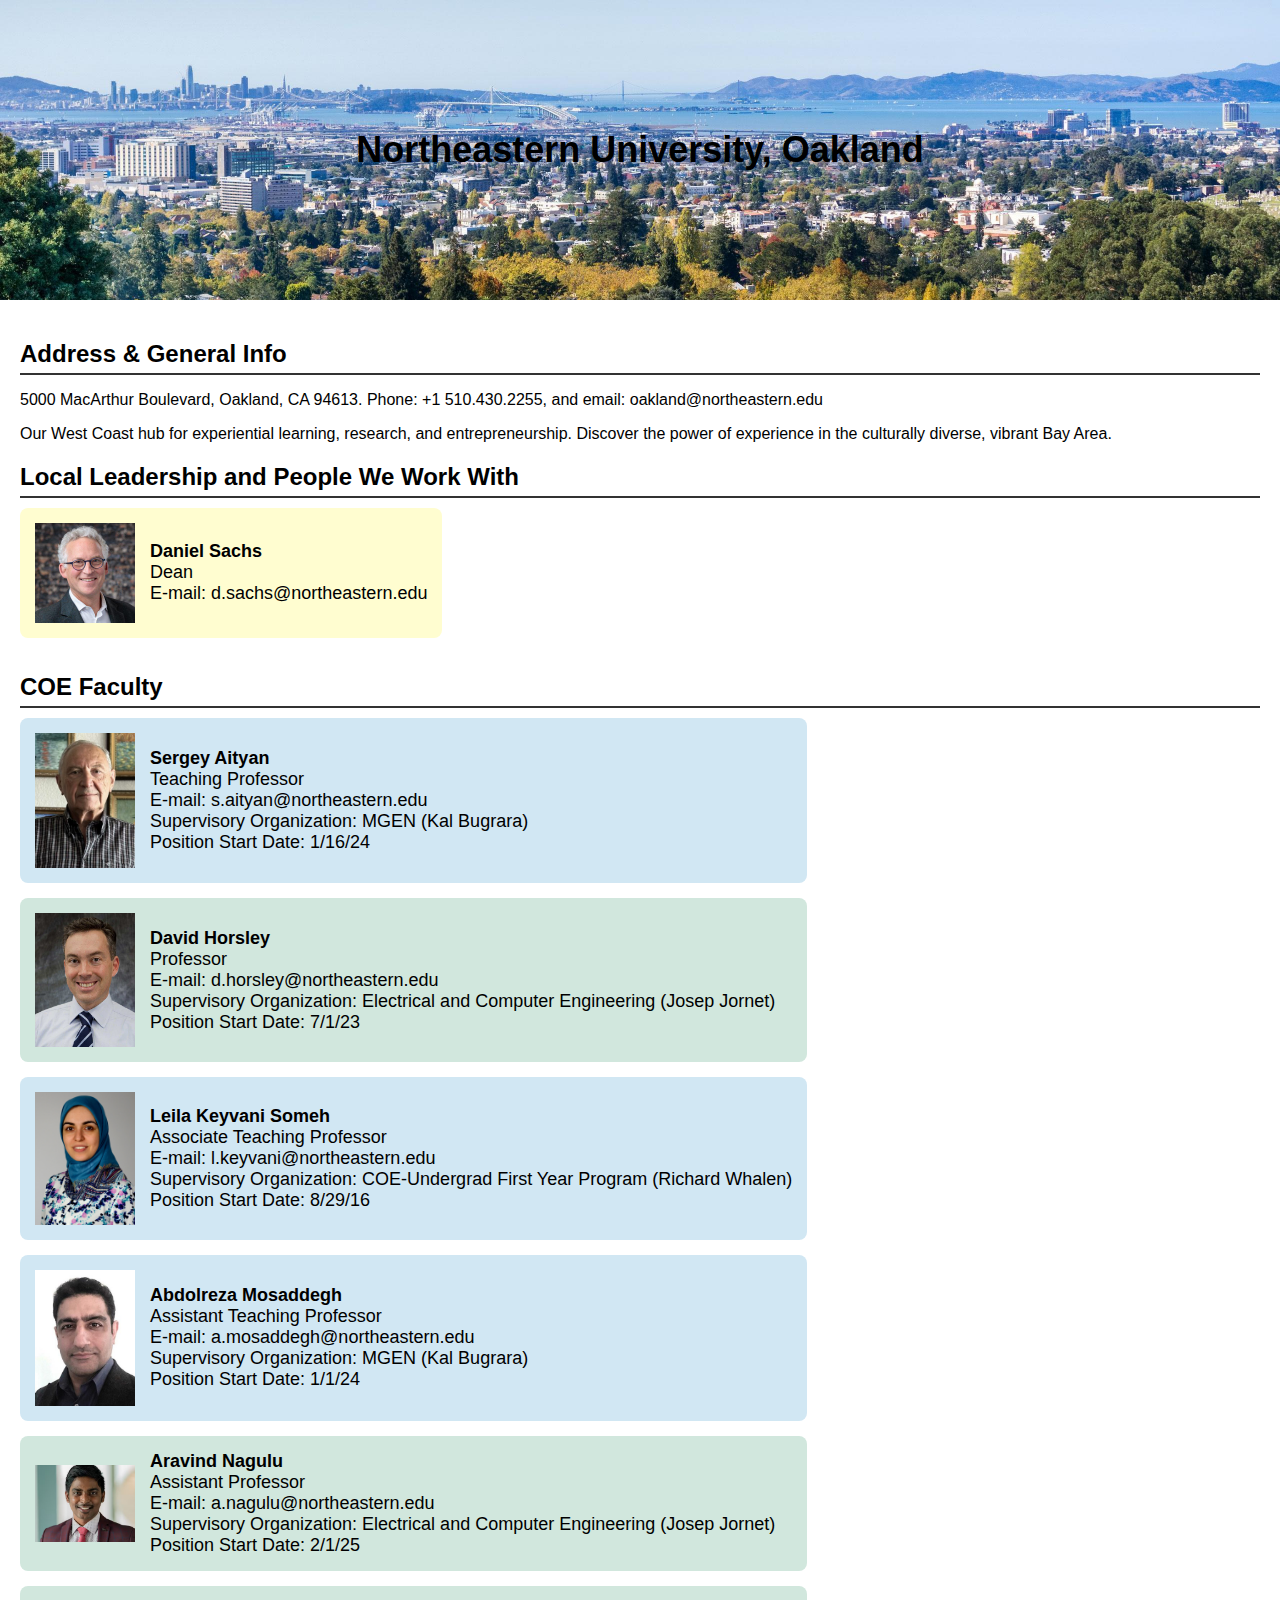
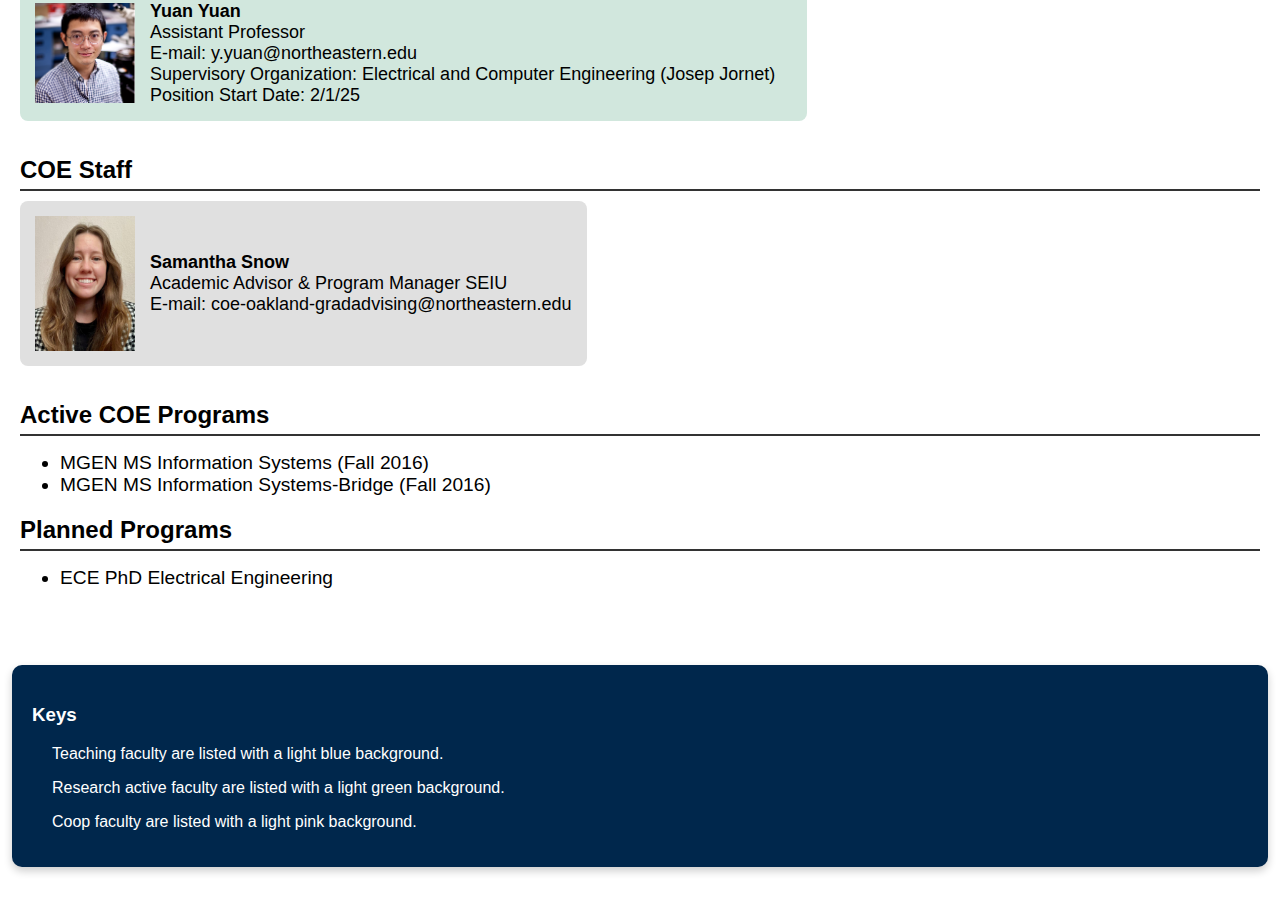
<file: CAMPUSES/Oakland/oakland.html>
<!DOCTYPE html>
<html lang="en">
<head>
  <meta charset="UTF-8">
  <meta name="viewport" content="width=device-width, initial-scale=1.0">
  <title>OAKLAND</title>
  <style>
    body {
      font-family: Arial, sans-serif;
      margin: 0;
      padding: 0;
      box-sizing: border-box;
    }

    header {
      position: relative;
      background-image: url('oaklandbg.jpg');
      background-size: cover;
      background-position: center;
      height: 300px;
      display: flex;
      justify-content: center;
      align-items: center;
    }

    h1 {
      position: absolute;
      padding: 20px;
      border-radius: 10px;
      font-size: 36px;
      text-align: center;
      color: black;
      text-decoration: none;
      transition: color 0.3s ease;
    }

    h1:hover {
      color: red;
    }

    .content {
      padding: 20px;
    }

    h2 {
      border-bottom: 2px solid #333;
      padding-bottom: 5px;
      margin-bottom: 10px;
    }

    .faculty-section {
      display: flex;
      flex-wrap: wrap;
      gap: 20px;
    }

    .tile {
      display: flex;
      background-color: #e0e0e0;
      border-radius: 8px;
      margin-bottom: 15px;
      padding: 15px;
      align-items: center;
      font-size: 0.9em;
    }

    .tile img {
      width: 100px;
      height: auto;
      object-fit: cover;
      margin-right: 15px;
    }

    .faculty-tile.research-active {
      background-color: #d1e7dd;
    }

    .faculty-tile.coop {
      background-color: #f8d7da;
    }

    .teaching-faculty {
      background-color: #d1e7f3;
    }

    .local-leadership {
      background-color: #FFFDD0;
    }

    .tile-info {
      flex-grow: 1;
      font-size: 18px;
    }

    a {
      color: inherit;
      text-decoration: none;
      transition: color 0.3s ease;
    }

    a[href^="mailto:"] {
      color: inherit;
      text-decoration: none;
    }

    a:hover {
      color: #B31B1B;
    }

    .program-list li {
      font-size: 1.2em;
    }

    .background-box {
      background-color: #00274C;
      color: white;
      padding: 20px;
      margin: 40px auto;
      width: 95%;
      border-radius: 10px;
      box-shadow: 0 4px 8px rgba(0, 0, 0, 0.2);
    }
  </style>
</head>

<body>

<header>
  <h1><a href = "https://oakland.northeastern.edu/">Northeastern University, Oakland</a></h1>
</header>

<div class="content">
  <section>
    <h2>Address & General Info</h2>
    <p>5000 MacArthur Boulevard, Oakland, CA 94613. Phone: +1 510.430.2255, and email: <a href="mailto:oakland@northeastern.edu">oakland@northeastern.edu</a></p>
    <p>Our West Coast hub for experiential learning, research, and entrepreneurship. Discover the power of experience in the culturally diverse, vibrant Bay Area.</p>
  </section>

  <section>
    <h2>Local Leadership and People We Work With</h2>
    <div class="faculty-section">
      <div class="faculty-group">
        <div class="tile faculty-tile local-leadership">
          <img src="../../pics/oakland-ds.jpg" alt="Daniel Sachs">
          <div class="tile-info">
            <strong>Daniel Sachs</strong><br>Dean<br>
            E-mail: <a href="mailto:d.sachs@northeastern.edu">d.sachs@northeastern.edu</a>
          </div>
        </div>    
      </div>
    </div>
  </section>

  <section>
    <h2>COE Faculty</h2>
    <div class="faculty-section">
      <div class="faculty-group">
        <div class="tile teaching-faculty">
          <img src="../../pics/oakland-sa.jpg" alt="Sergey Aityan">
          <div class="tile-info">
            <strong>Sergey Aityan</strong><br>Teaching Professor<br>
            E-mail: <a href="mailto:s.aityan@northeastern.edu">s.aityan@northeastern.edu</a><br>
            Supervisory Organization: MGEN (Kal Bugrara)<br>
            Position Start Date: 1/16/24
          </div>
        </div>

        <div class="tile faculty-tile research-active">
          <img src="../../pics/oakland-dh.jpg" alt="David Horsley">
          <div class="tile-info">
            <strong>David Horsley</strong><br>Professor<br>
            E-mail: <a href="mailto:d.horsley@northeastern.edu">d.horsley@northeastern.edu</a><br>
            Supervisory Organization: Electrical and Computer Engineering (Josep Jornet)<br>
            Position Start Date: 7/1/23
          </div>
        </div>
         
        <div class="tile faculty-tile teaching-faculty">
          <img src="../../pics/oakland-ls.jpg" alt="Leila Keyvani Someh">
          <div class="tile-info">
            <strong>Leila Keyvani Someh</strong><br>Associate Teaching Professor<br>
            E-mail: <a href="mailto:l.keyvani@northeastern.edu">l.keyvani@northeastern.edu</a><br>
            Supervisory Organization: COE-Undergrad First Year Program (Richard Whalen)<br>
            Position Start Date: 8/29/16
          </div>
        </div>

        <div class="tile faculty-tile teaching-faculty">
          <img src="../../pics/oakland-am.jpg" alt="Abdolreza Mosaddegh">
          <div class="tile-info">
            <strong>Abdolreza Mosaddegh</strong><br>Assistant Teaching Professor<br>
            E-mail: <a href="mailto:a.mosaddegh@northeastern.edu">a.mosaddegh@northeastern.edu</a><br>
            Supervisory Organization: MGEN (Kal Bugrara)<br>
            Position Start Date: 1/1/24
          </div>
        </div>

        <div class="tile faculty-tile research-active">
          <img src="../../pics/oakland-an.jpg" alt="Aravind Nagulu">
          <div class="tile-info">
            <strong>Aravind Nagulu</strong><br>Assistant Professor<br>
            E-mail: <a href="mailto:a.nagulu@northeastern.edu">a.nagulu@northeastern.edu</a><br>
            Supervisory Organization: Electrical and Computer Engineering (Josep Jornet)<br>
            Position Start Date: 2/1/25
          </div>
        </div>

        <div class="tile faculty-tile research-active">
          <img src="../../pics/oakland-yy.png" alt="Yuan Yuan">
          <div class="tile-info">
            <strong>Yuan Yuan</strong><br>Assistant Professor<br>
            E-mail: <a href="mailto:y.yuan@northeastern.edu">y.yuan@northeastern.edu</a><br>
            Supervisory Organization: Electrical and Computer Engineering (Josep Jornet)<br>
            Position Start Date: 2/1/25
          </div>
        </div>
      </div>
    </div>
  </section>

  <section>
    <h2>COE Staff</h2>
    <div class="faculty-section">
      <div class="tile">
        <img src="../../pics/oakland-ss.jpg" alt="Samantha Snow">
        <div class="tile-info">
          <strong>Samantha Snow</strong><br>Academic Advisor & Program Manager SEIU<br>
          E-mail: <a href="mailto:coe-oakland-gradadvising@northeastern.edu">coe-oakland-gradadvising@northeastern.edu</a>
        </div>
      </div>
    </div>
  </section>

  <section>
    <h2>Active COE Programs</h2>
    <ul class="program-list">
      <li>MGEN <a href="https://coe.northeastern.edu/academics-experiential-learning/academic-departments/mgen/ms-insy/" target="_new">MS Information Systems</a> (Fall 2016)</li>
      <li>MGEN <a href="https://coe.northeastern.edu/academics-experiential-learning/academic-departments/mgen/ms-insy-bridge/" target="_new">MS Information Systems-Bridge</a> (Fall 2016)</li>
    </ul>
  </section>

  <section>
    <h2>Planned Programs</h2>
    <ul class="program-list">
      <li>ECE <a href="https://ece.northeastern.edu/academics/graduate-studies/phd-elee/" target="_new">PhD Electrical Engineering</a></li>
    </ul>
  </section>
</div>

<div class="background-box">
  <h3>Keys</h3>
  <ul>
    <li style="list-style-type: none; margin-left: -20px;"><p>Teaching faculty are listed with a light blue background.</p></li>
    <li style="list-style-type: none; margin-left: -20px;"><p>Research active faculty are listed with a light green background.</p></li>
    <li style="list-style-type: none; margin-left: -20px;"><p>Coop faculty are listed with a light pink background.</p></li>
  </ul>
</div>

</body>
</html>
</file>
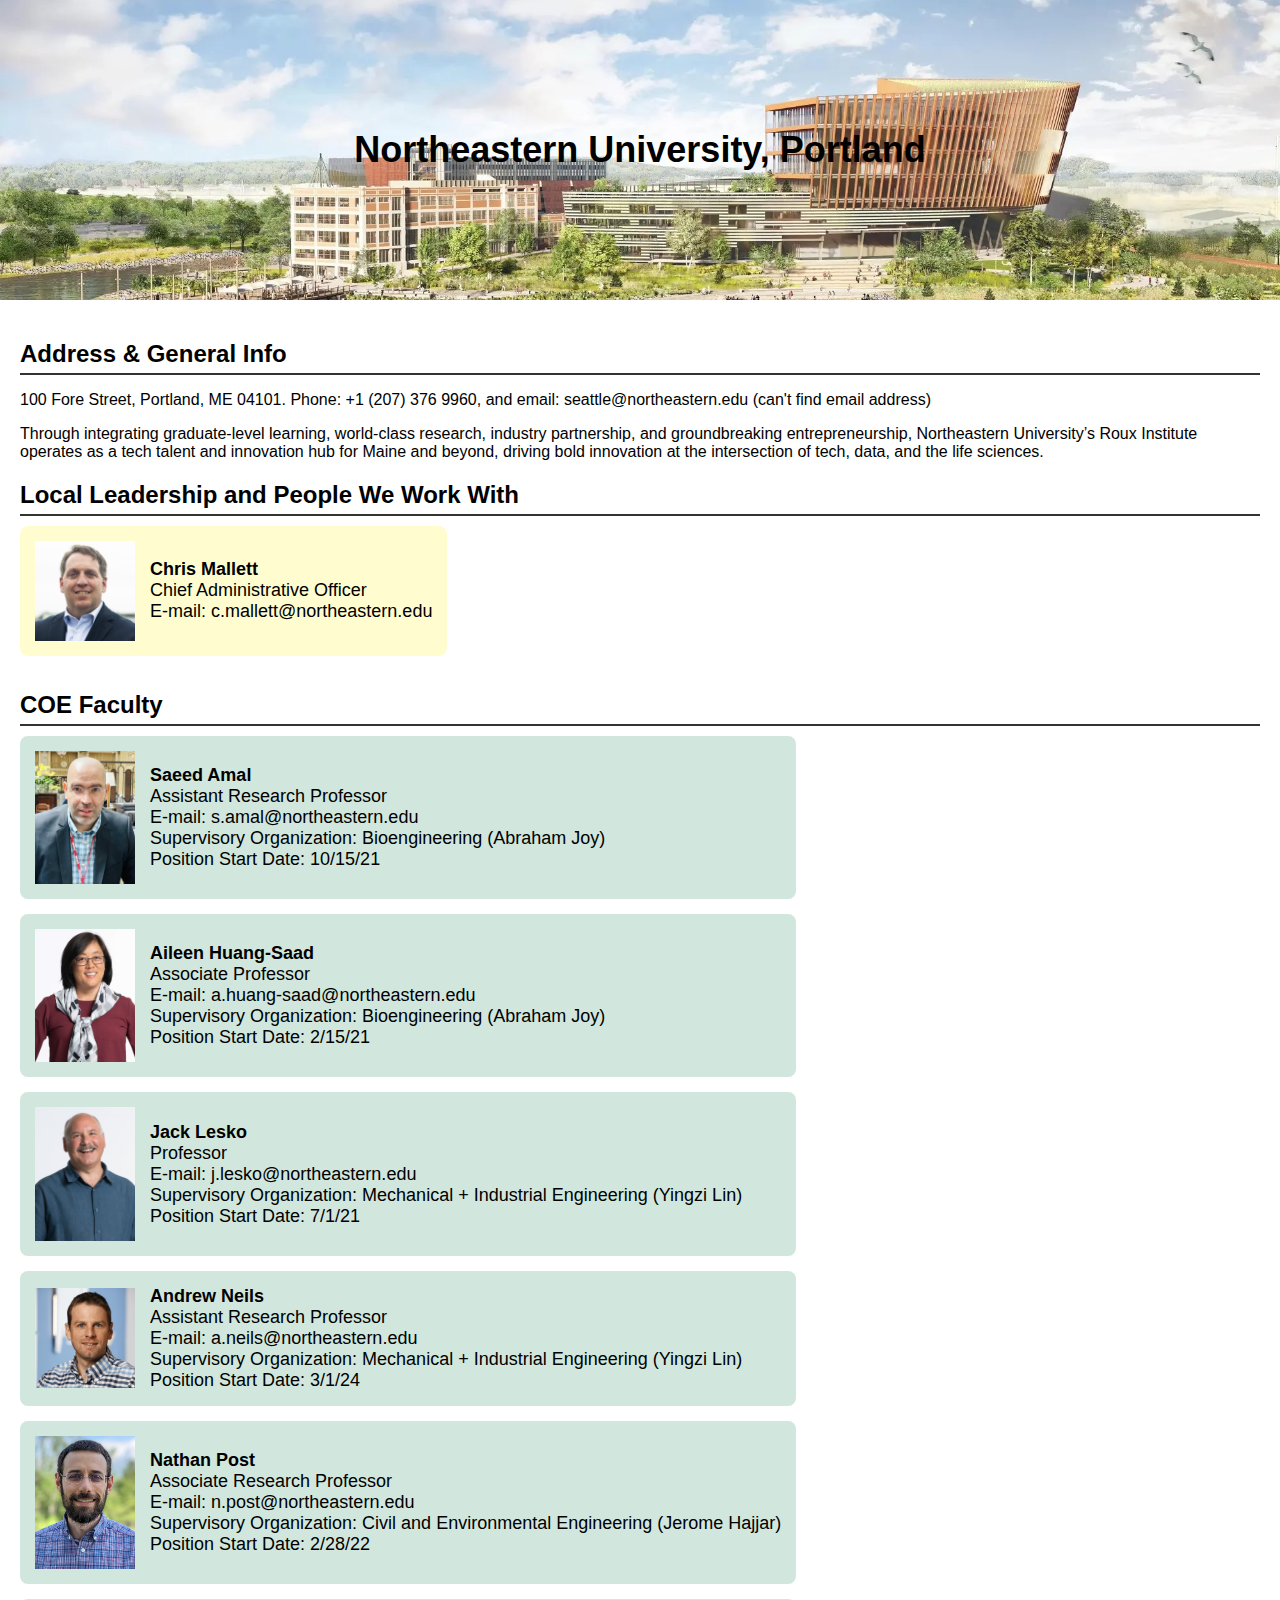
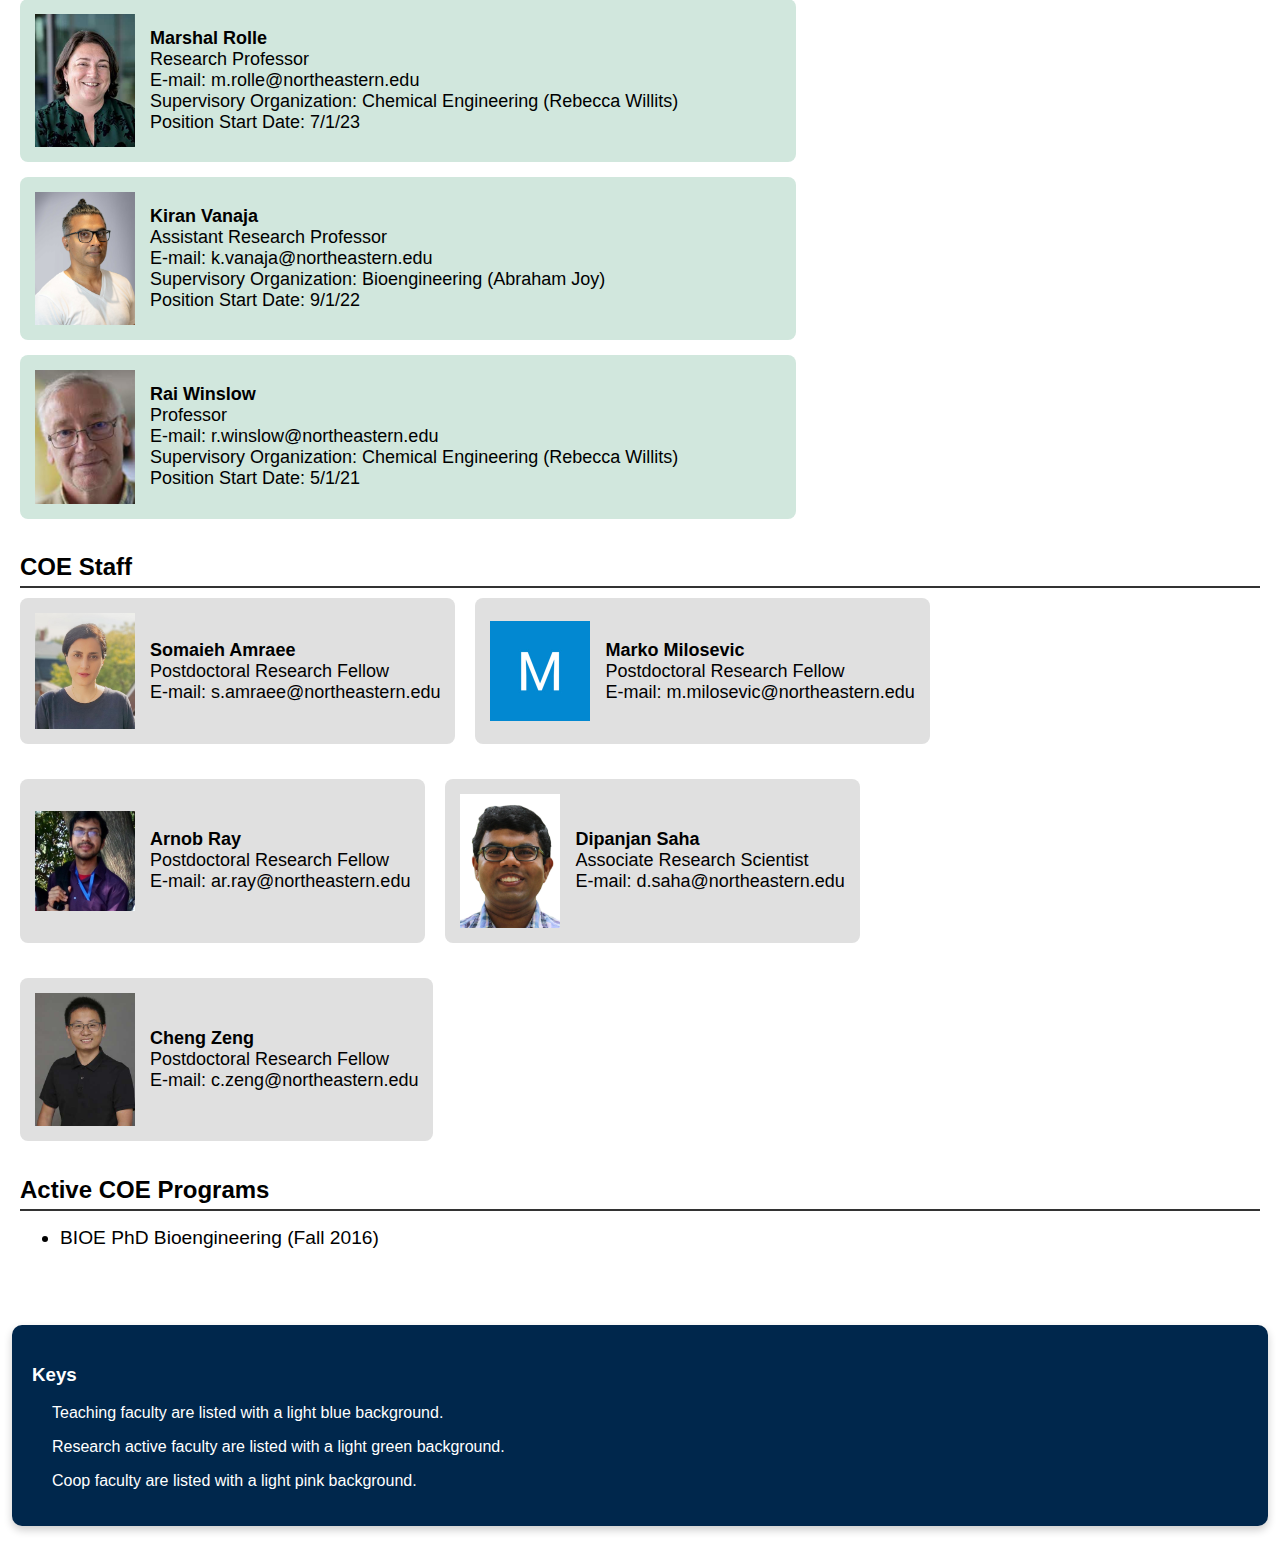
<file: CAMPUSES/Portland/portland.html>
<!DOCTYPE html>
<html lang="en">
<head>
  <meta charset="UTF-8">
  <meta name="viewport" content="width=device-width, initial-scale=1.0">
  <title>PORTLAND</title>
  <style>
    body {
      font-family: Arial, sans-serif;
      margin: 0;
      padding: 0;
      box-sizing: border-box;
    }

    header {
      position: relative;
      background-image: url('portlandbg.jpg');
      background-size: cover;
      background-position: center;
      height: 300px;
      display: flex;
      justify-content: center;
      align-items: center;
    }

    h1 {
      position: absolute;
      padding: 20px;
      border-radius: 10px;
      font-size: 36px;
      text-align: center;
      color: black;
      text-decoration: none;
      transition: color 0.3s ease;
    }

    h1:hover {
      color: red;
    }

    .content {
      padding: 20px;
    }

    h2 {
      border-bottom: 2px solid #333;
      padding-bottom: 5px;
      margin-bottom: 10px;
    }

    .faculty-section {
      display: flex;
      flex-wrap: wrap;
      gap: 20px;
    }

    .tile {
      display: flex;
      background-color: #e0e0e0;
      border-radius: 8px;
      margin-bottom: 15px;
      padding: 15px;
      align-items: center;
      font-size: 0.9em;
    }

    .tile img {
      width: 100px;
      height: auto;
      object-fit: cover;
      margin-right: 15px;
    }

    .faculty-tile.research-active {
      background-color: #d1e7dd;
    }

    .faculty-tile.coop {
      background-color: #f8d7da;
    }

    .teaching-faculty {
      background-color: #d1e7f3;
    }

    .local-leadership {
      background-color: #FFFDD0;
    }

    .tile-info {
      flex-grow: 1;
      font-size: 18px;
    }

    a {
      color: inherit;
      text-decoration: none;
      transition: color 0.3s ease;
    }

    a[href^="mailto:"] {
      color: inherit;
      text-decoration: none;
    }

    a:hover {
      color: #B31B1B;
    }

    .program-list li {
      font-size: 1.2em;
    }

    .background-box {
      background-color: #00274C;
      color: white;
      padding: 20px;
      margin: 40px auto;
      width: 95%;
      border-radius: 10px;
      box-shadow: 0 4px 8px rgba(0, 0, 0, 0.2);
    }
  </style>
</head>

<body>

<header>
  <h1><a href = "https://roux.northeastern.edu/">Northeastern University, Portland</a></h1>
</header>

<div class="content">
  <section>
    <h2>Address & General Info</h2>
    <p>100 Fore Street, Portland, ME 04101. Phone: +1 (207) 376 9960, and email: <a href="mailto:seattle@northeastern.edu">seattle@northeastern.edu (can't find email address)</a></p>
    <p>Through integrating graduate-level learning, world-class research, industry partnership, and groundbreaking entrepreneurship, Northeastern University’s Roux Institute operates as a tech talent and innovation hub for Maine and beyond, driving bold innovation at the intersection of tech, data, and the life sciences.</p>
  </section>

  <section>
    <h2>Local Leadership and People We Work With</h2>
    <div class="faculty-section">
      <div class="faculty-group">
        <div class="tile faculty-tile local-leadership">
          <img src="../../pics/portland-cm.jpg" alt="Chris Mallett">
          <div class="tile-info">
            <strong>Chris Mallett</strong><br>Chief Administrative Officer<br>
            E-mail: <a href="mailto:c.mallett@northeastern.edu">c.mallett@northeastern.edu</a>
          </div>
        </div>
    </div>
  </section>

  <section>
    <h2>COE Faculty</h2>
    <div class="faculty-section">
      <div class="faculty-group">
        <div class="tile faculty-tile research-active">
          <img src="../../pics/portland-sa.jpg" alt="Saeed Amal">
          <div class="tile-info">
            <strong>Saeed Amal</strong><br>Assistant Research Professor<br>
            E-mail: <a href="mailto:s.amal@northeastern.edu">s.amal@northeastern.edu</a><br>
            Supervisory Organization: Bioengineering (Abraham Joy)<br>
            Position Start Date: 10/15/21
          </div>
        </div>

        <div class="tile faculty-tile research-active">
          <img src="../../pics/portland-as.jpg" alt="Aileen Huang-Saad">
          <div class="tile-info">
            <strong>Aileen Huang-Saad</strong><br>Associate Professor<br>
            E-mail: <a href="mailto:a.huang-saad@northeastern.edu">a.huang-saad@northeastern.edu</a><br>
            Supervisory Organization: Bioengineering (Abraham Joy)<br>
            Position Start Date: 2/15/21
          </div>
        </div>
         
        <div class="tile faculty-tile research-active">
          <img src="../../pics/portland-jk.jpg" alt="Jack Lesko">
          <div class="tile-info">
            <strong>Jack Lesko</strong><br>Professor<br>
            E-mail: <a href="mailto:j.lesko@northeastern.edu">j.lesko@northeastern.edu</a><br>
            Supervisory Organization: Mechanical + Industrial Engineering (Yingzi Lin)<br>
            Position Start Date: 7/1/21
          </div>
        </div>

        <div class="tile faculty-tile research-active">
          <img src="../../pics/portland-an.jpg" alt="Andrew Neils">
          <div class="tile-info">
            <strong>Andrew Neils</strong><br>Assistant Research Professor<br>
            E-mail: <a href="mailto:a.neils@northeastern.edu">a.neils@northeastern.edu</a><br>
            Supervisory Organization: Mechanical + Industrial Engineering (Yingzi Lin)<br>
            Position Start Date: 3/1/24
          </div>
        </div>

        <div class="tile faculty-tile research-active">
          <img src="../../pics/portland-np.jpg" alt="Nathan Post">
          <div class="tile-info">
            <strong>Nathan Post</strong><br>Associate Research Professor<br>
            E-mail: <a href="mailto:n.post@northeastern.edu">n.post@northeastern.edu</a><br>
            Supervisory Organization:  Civil and Environmental Engineering (Jerome Hajjar)<br>
            Position Start Date: 2/28/22
          </div>
        </div>

	<div class="tile faculty-tile research-active">
          <img src="../../pics/portland-mr.jpg" alt="Marsha Rolle">
          <div class="tile-info">
            <strong>Marshal Rolle</strong><br>Research Professor<br>
            E-mail: <a href="mailto:m.rolle@northeastern.edu">m.rolle@northeastern.edu</a><br>
            Supervisory Organization: Chemical Engineering (Rebecca Willits)<br>
            Position Start Date: 7/1/23
          </div>
        </div>


        <div class="tile faculty-tile research-active">
          <img src="../../pics/portland-kv.jpg" alt="Kiran Vanaja">
          <div class="tile-info">
            <strong>Kiran Vanaja</strong><br>Assistant Research Professor<br>
            E-mail: <a href="mailto:k.vanaja@northeastern.edu">k.vanaja@northeastern.edu</a><br>
            Supervisory Organization: Bioengineering (Abraham Joy)<br>
            Position Start Date: 9/1/22
          </div>
        </div>

	<div class="tile faculty-tile research-active">
          <img src="../../pics/portland-rw.jpg" alt="Rai Winslow">
          <div class="tile-info">
            <strong>Rai Winslow</strong><br>Professor<br>
            E-mail: <a href="mailto:r.winslow@northeastern.edu">r.winslow@northeastern.edu</a><br>
            Supervisory Organization: Chemical Engineering (Rebecca Willits)<br>
            Position Start Date: 5/1/21
          </div>
        </div>

      </div>
    </div>
  </section>

  <section>
    <h2>COE Staff</h2>
    <div class="faculty-section">
      <div class="tile">
        <img src="../../pics/portland-sa-staff.jpg" alt="Somaieh Amraee">
        <div class="tile-info">
          <strong>Somaieh Amraee</strong><br>Postdoctoral Research Fellow<br>
          E-mail: <a href="mailto:s.amraee@northeastern.edu">s.amraee@northeastern.edu</a>
        </div>
      </div>
      
      <div class="tile">
        <img src="../../pics/portland-mm.jpg" alt="Marko Milosevic">
        <div class="tile-info">
          <strong>Marko Milosevic</strong><br>Postdoctoral Research Fellow<br>
          E-mail: <a href="mailto:m.milosevic@northeastern.edu">m.milosevic@northeastern.edu</a>
        </div>
      </div>

	<div class="tile">
        <img src="../../pics/portland-ar.jpg" alt="Arnob Ray">
        <div class="tile-info">
          <strong>Arnob Ray</strong><br>Postdoctoral Research Fellow<br>
          E-mail: <a href="mailto:ar.ray@northeastern.edu">ar.ray@northeastern.edu</a>
        </div>
      </div>

	<div class="tile">
        <img src="../../pics/portland-ds.jpg" alt="Dipanjan Saha">
        <div class="tile-info">
          <strong>Dipanjan Saha</strong><br>Associate Research Scientist<br>
          E-mail: <a href="mailto:d.saha@northeastern.edu">d.saha@northeastern.edu</a>
        </div>
      </div>

	<div class="tile">
        <img src="../../pics/portland-cz.jpg" alt="Cheng Zeng">
        <div class="tile-info">
          <strong>Cheng Zeng</strong><br>Postdoctoral Research Fellow<br>
          E-mail: <a href="mailto:c.zeng@northeastern.edu">c.zeng@northeastern.edu</a>
        </div>
      </div>


    </div>
  </section>

  <section>
    <h2>Active COE Programs</h2>
    <ul class="program-list">
      <li>BIOE <a href="https://bioe.northeastern.edu/academics/graduate-studies/phd-bion/" target="_new">PhD Bioengineering</a> (Fall 2016)</li>
    </ul>
  </section>

  </div>

<div class="background-box">
  <h3>Keys</h3>
  <ul>
    <li style="list-style-type: none; margin-left: -20px;"><p>Teaching faculty are listed with a light blue background.</p></li>
    <li style="list-style-type: none; margin-left: -20px;"><p>Research active faculty are listed with a light green background.</p></li>
    <li style="list-style-type: none; margin-left: -20px;"><p>Coop faculty are listed with a light pink background.</p></li>
  </ul>
</div>

</body>
</html>
</file>
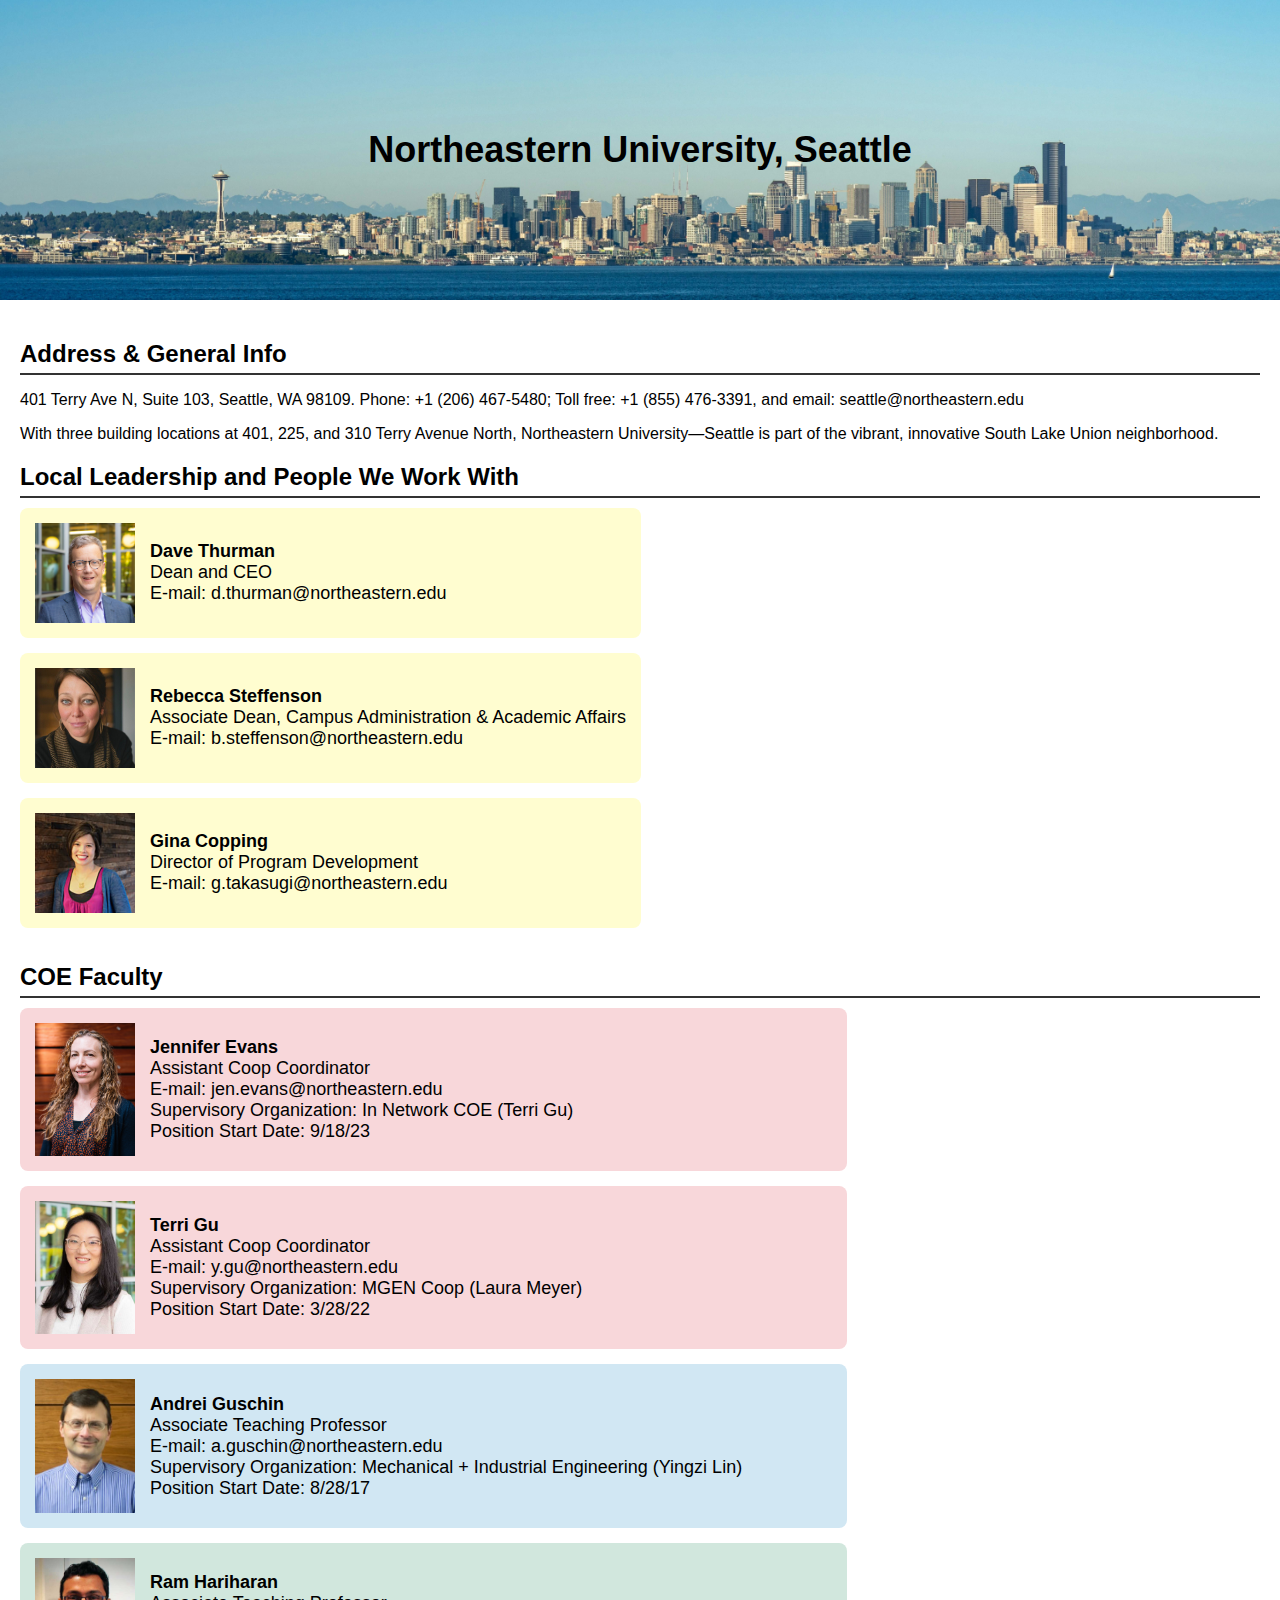
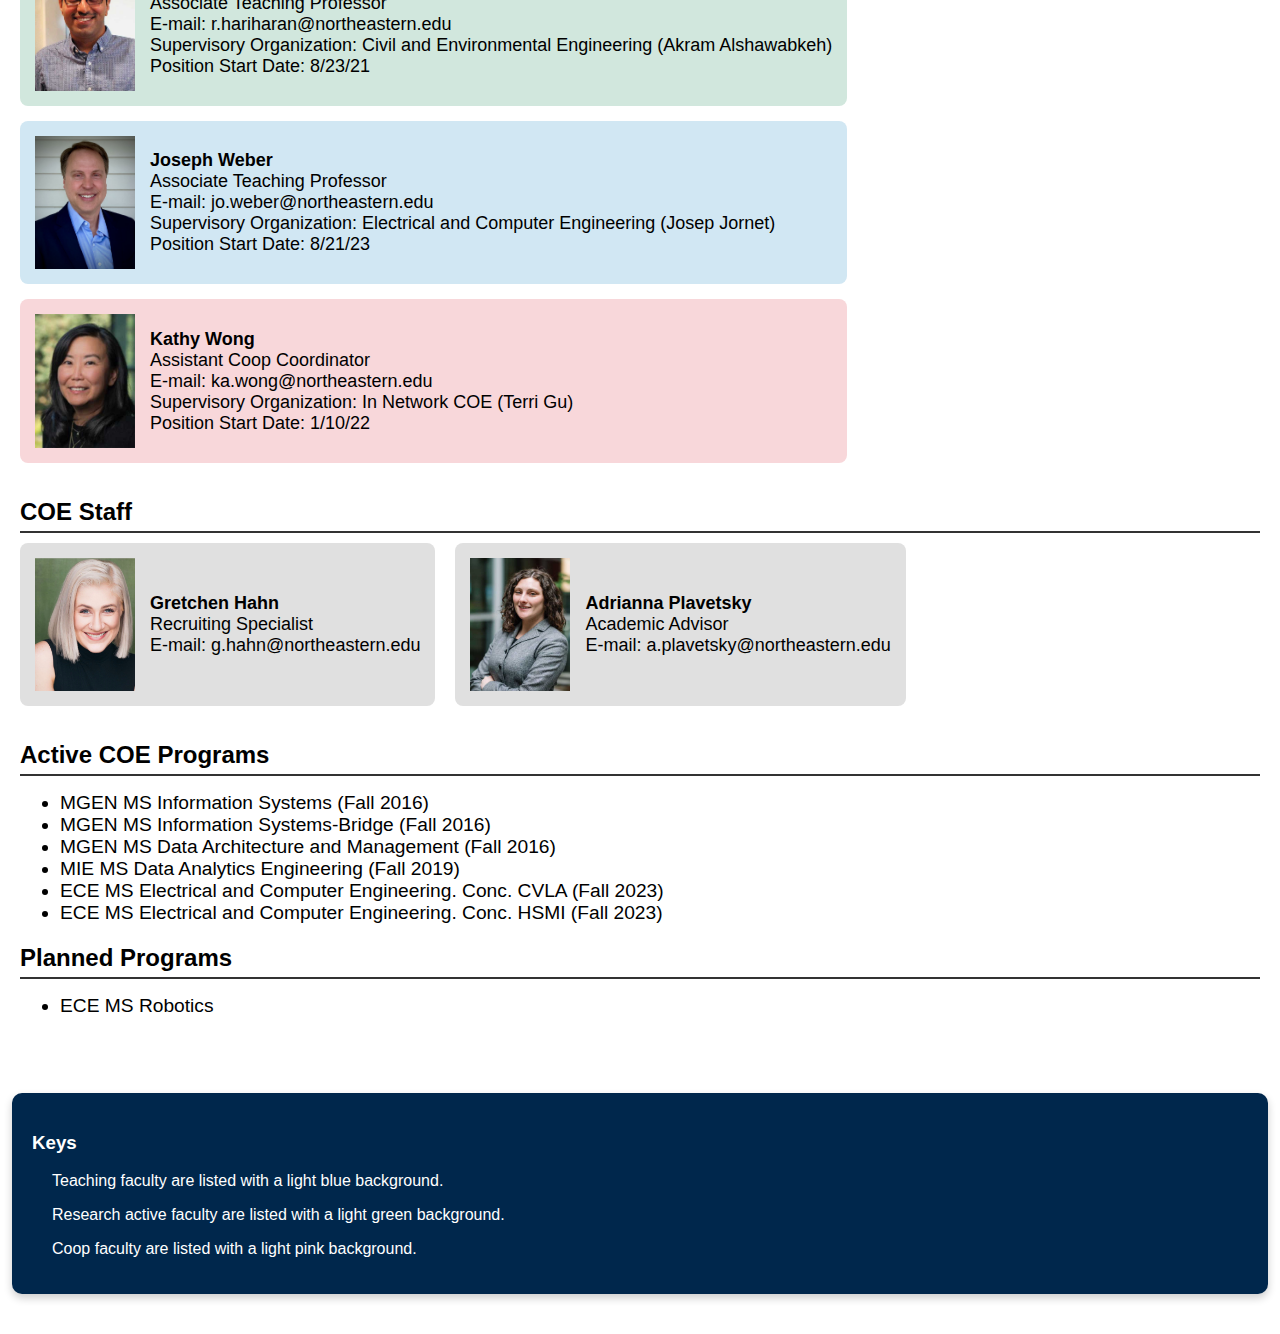
<file: CAMPUSES/Seattle/seattle.html>
<!DOCTYPE html>
<html lang="en">
<head>
  <meta charset="UTF-8">
  <meta name="viewport" content="width=device-width, initial-scale=1.0">
  <title>SEATTLE</title>
  <style>
    body {
      font-family: Arial, sans-serif;
      margin: 0;
      padding: 0;
      box-sizing: border-box;
    }

    header {
      position: relative;
      background-image: url('seattleSkyline.jpg');
      background-size: cover;
      background-position: center;
      height: 300px;
      display: flex;
      justify-content: center;
      align-items: center;
    }

    h1 {
      position: absolute;
      padding: 20px;
      border-radius: 10px;
      font-size: 36px;
      text-align: center;
      color: black;
      text-decoration: none;
      transition: color 0.3s ease;
    }

    h1:hover {
      color: red;
    }

    .content {
      padding: 20px;
    }

    h2 {
      border-bottom: 2px solid #333;
      padding-bottom: 5px;
      margin-bottom: 10px;
    }

    .faculty-section {
      display: flex;
      flex-wrap: wrap;
      gap: 20px;
    }

    .tile {
      display: flex;
      background-color: #e0e0e0;
      border-radius: 8px;
      margin-bottom: 15px;
      padding: 15px;
      align-items: center;
      font-size: 0.9em;
    }

    .tile img {
      width: 100px;
      height: auto;
      object-fit: cover;
      margin-right: 15px;
    }

    .faculty-tile.research-active {
      background-color: #d1e7dd;
    }

    .faculty-tile.coop {
      background-color: #f8d7da;
    }

    .teaching-faculty {
      background-color: #d1e7f3;
    }

    .local-leadership {
      background-color: #FFFDD0;
    }

    .tile-info {
      flex-grow: 1;
      font-size: 18px;
    }

    a {
      color: inherit;
      text-decoration: none;
      transition: color 0.3s ease;
    }

    a[href^="mailto:"] {
      color: inherit;
      text-decoration: none;
    }

    a:hover {
      color: #B31B1B;
    }

    .program-list li {
      font-size: 1.2em;
    }

    .background-box {
      background-color: #00274C;
      color: white;
      padding: 20px;
      margin: 40px auto;
      width: 95%;
      border-radius: 10px;
      box-shadow: 0 4px 8px rgba(0, 0, 0, 0.2);
    }
  </style>
</head>

<body>

<header>
  <h1><a href = "https://seattle.northeastern.edu/">Northeastern University, Seattle</a></h1>
</header>

<div class="content">
  <section>
    <h2>Address & General Info</h2>
    <p>401 Terry Ave N, Suite 103, Seattle, WA 98109. Phone: +1 (206) 467-5480; Toll free: +1 (855) 476-3391, and email: <a href="mailto:seattle@northeastern.edu">seattle@northeastern.edu</a></p>
    <p>With three building locations at 401, 225, and 310 Terry Avenue North, Northeastern University—Seattle is part of the vibrant, innovative South Lake Union neighborhood.</p>
  </section>

  <section>
    <h2>Local Leadership and People We Work With</h2>
    <div class="faculty-section">
      <div class="faculty-group">
        <div class="tile faculty-tile local-leadership">
          <img src="../../pics/thurman-d.jpg" alt="Dave Thurman">
          <div class="tile-info">
            <strong>Dave Thurman</strong><br>Dean and CEO<br>
            E-mail: <a href="mailto:d.thurman@northeastern.edu">d.thurman@northeastern.edu</a>
          </div>
        </div>

        <div class="tile local-leadership">
          <img src="../../pics/steffenson-r.jpg" alt="Rebecca Steffenson">
          <div class="tile-info">
            <strong>Rebecca Steffenson</strong><br>Associate Dean, Campus Administration & Academic Affairs<br>
            E-mail: <a href="mailto:b.steffenson@northeastern.edu">b.steffenson@northeastern.edu</a>
          </div>
        </div>

        <div class="tile local-leadership">
          <img src="../../pics/copping-g.webp" alt="Gina Copping">
          <div class="tile-info">
            <strong>Gina Copping</strong><br>Director of Program Development<br>
            E-mail: <a href="mailto:g.takasugi@northeastern.edu">g.takasugi@northeastern.edu</a>
          </div>
        </div>    
      </div>
    </div>
  </section>

  <section>
    <h2>COE Faculty</h2>
    <div class="faculty-section">
      <div class="faculty-group">
        <div class="tile faculty-tile coop">
          <img src="../../pics/evans-j.jpg" alt="Jennifer Evans">
          <div class="tile-info">
            <strong>Jennifer Evans</strong><br>Assistant Coop Coordinator<br>
            E-mail: <a href="mailto:ka.wong@northeastern.edu">jen.evans@northeastern.edu</a><br>
            Supervisory Organization: In Network COE (Terri Gu)<br>
            Position Start Date: 9/18/23
          </div>
        </div>

        <div class="tile faculty-tile coop">
          <img src="../../pics/gu-t.jpg" alt="Terri Gu">
          <div class="tile-info">
            <strong>Terri Gu</strong><br>Assistant Coop Coordinator<br>
            E-mail: <a href="mailto:y.gu@northeastern.edu">y.gu@northeastern.edu</a><br>
            Supervisory Organization: MGEN Coop (Laura Meyer)<br>
            Position Start Date: 3/28/22
          </div>
        </div>
         
        <div class="tile faculty-tile teaching-faculty">
          <img src="../../pics/guschin-a.jpg" alt="Andrei Guschin">
          <div class="tile-info">
            <strong>Andrei Guschin</strong><br>Associate Teaching Professor<br>
            E-mail: <a href="mailto:a.guschin@northeastern.edu">a.guschin@northeastern.edu</a><br>
            Supervisory Organization: Mechanical + Industrial Engineering (Yingzi Lin)<br>
            Position Start Date: 8/28/17
          </div>
        </div>

        <div class="tile faculty-tile research-active">
          <img src="../../pics/hariharan-r.jpg" alt="Ram Hariharan">
          <div class="tile-info">
            <strong>Ram Hariharan</strong><br>Associate Teaching Professor<br>
            E-mail: <a href="mailto:r.hariharan@northeastern.edu">r.hariharan@northeastern.edu</a><br>
            Supervisory Organization: Civil and Environmental Engineering (Akram Alshawabkeh)<br>
            Position Start Date: 8/23/21
          </div>
        </div>

        <div class="tile faculty-tile teaching-faculty">
          <img src="../../pics/weber-j.jpg" alt="Joe Weber">
          <div class="tile-info">
            <strong>Joseph Weber</strong><br>Associate Teaching Professor<br>
            E-mail: <a href="mailto:jo.weber@northeastern.edu">jo.weber@northeastern.edu</a><br>
            Supervisory Organization: Electrical and Computer Engineering (Josep Jornet)<br>
            Position Start Date: 8/21/23
          </div>
        </div>

        <div class="tile faculty-tile coop">
          <img src="../../pics/wong-k.jpg" alt="Kathy Wong">
          <div class="tile-info">
            <strong>Kathy Wong</strong><br>Assistant Coop Coordinator<br>
            E-mail: <a href="mailto:ka.wong@northeastern.edu">ka.wong@northeastern.edu</a><br>
            Supervisory Organization: In Network COE (Terri Gu)<br>
            Position Start Date: 1/10/22
          </div>
        </div>
      </div>
    </div>
  </section>

  <section>
    <h2>COE Staff</h2>
    <div class="faculty-section">
      <div class="tile">
        <img src="../../pics/hahn-g.jpg" alt="Gretchen Hahn">
        <div class="tile-info">
          <strong>Gretchen Hahn</strong><br>Recruiting Specialist<br>
          E-mail: <a href="mailto:g.hahn@northeastern.edu">g.hahn@northeastern.edu</a>
        </div>
      </div>
      
      <div class="tile">
        <img src="../../pics/plavetsky-a.jpg" alt="Adrianna Plavetsky">
        <div class="tile-info">
          <strong>Adrianna Plavetsky</strong><br>Academic Advisor<br>
          E-mail: <a href="mailto:a.plavetsky@northeastern.edu">a.plavetsky@northeastern.edu</a>
        </div>
      </div>
    </div>
  </section>

  <section>
    <h2>Active COE Programs</h2>
    <ul class="program-list">
      <li>MGEN <a href="https://coe.northeastern.edu/academics-experiential-learning/academic-departments/mgen/ms-insy/" target="_new">MS Information Systems</a> (Fall 2016)</li>
      <li>MGEN <a href="https://coe.northeastern.edu/academics-experiential-learning/academic-departments/mgen/ms-insy-bridge/" target="_new">MS Information Systems-Bridge</a> (Fall 2016)</li>
      <li>MGEN <a href="https://coe.northeastern.edu/academics-experiential-learning/academic-departments/mgen/ms-daam/" target="_new">MS Data Architecture and Management</a> (Fall 2016)</li>
      <li>MIE <a href="https://mie.northeastern.edu/academics/graduate-studies/ms-daae/" target="_new">MS Data Analytics Engineering</a> (Fall 2019)</li>
      <li>ECE <a href="https://ece.northeastern.edu/academics/graduate-studies/ms-elee/" target="_new">MS Electrical and Computer Engineering</a>. Conc. <a href="https://catalog.northeastern.edu/graduate/engineering/electrical-computer/computer-vision-machine-learning-algorithms/" target="_new">CVLA</a> (Fall 2023)</li>
      <li>ECE <a href="https://ece.northeastern.edu/academics/graduate-studies/ms-elee/" target="_new">MS Electrical and Computer Engineering</a>. Conc. <a href="https://catalog.northeastern.edu/graduate/engineering/electrical-computer/electrical-computer-engineering-concentration-hardware-software-marchine-intelligence-msece/" target="_new">HSMI</a> (Fall 2023)</li>
    </ul>
  </section>

  <section>
    <h2>Planned Programs</h2>
    <ul class="program-list">
      <li>ECE <a href="https://coe.northeastern.edu/academic-programs/ms-robo/" target="_new">MS Robotics</a></li>
    </ul>
  </section>
</div>

<div class="background-box">
  <h3>Keys</h3>
  <ul>
    <li style="list-style-type: none; margin-left: -20px;"><p>Teaching faculty are listed with a light blue background.</p></li>
    <li style="list-style-type: none; margin-left: -20px;"><p>Research active faculty are listed with a light green background.</p></li>
    <li style="list-style-type: none; margin-left: -20px;"><p>Coop faculty are listed with a light pink background.</p></li>
  </ul>
</div>

</body>
</html>
</file>
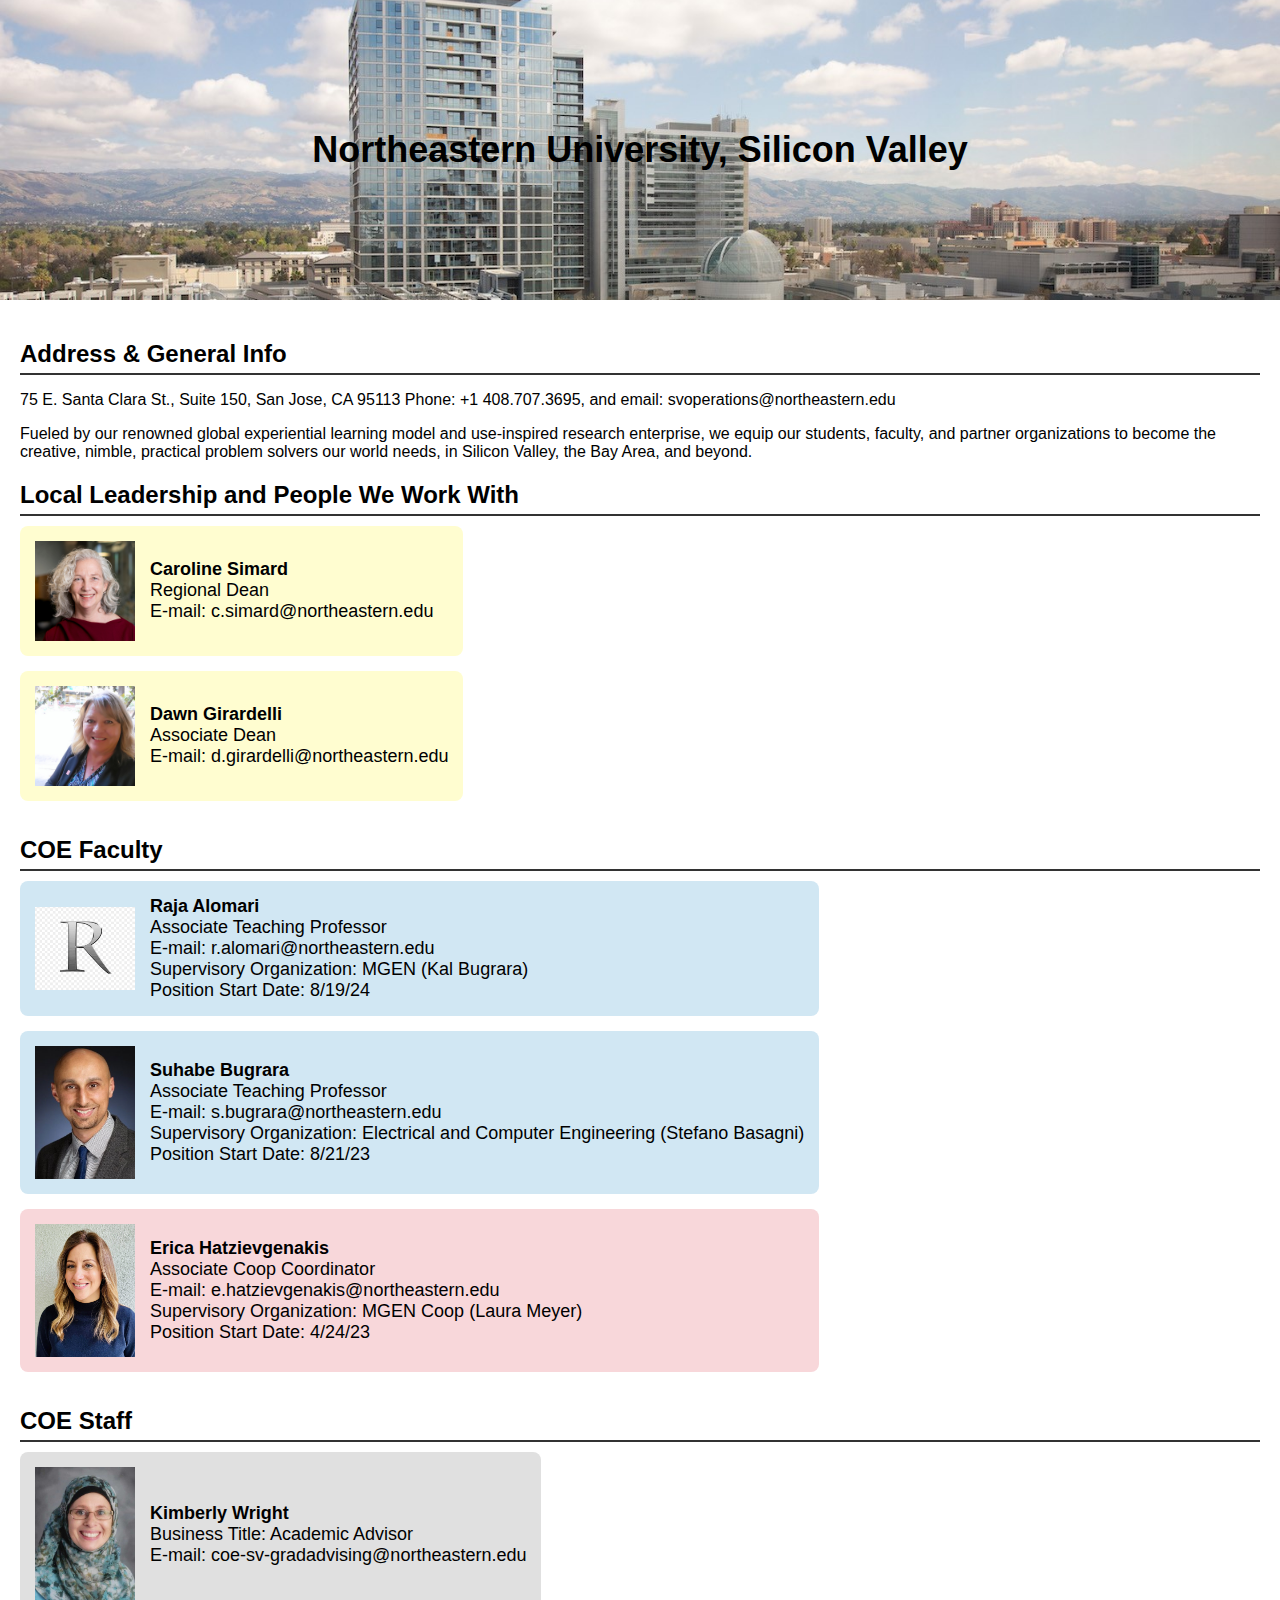
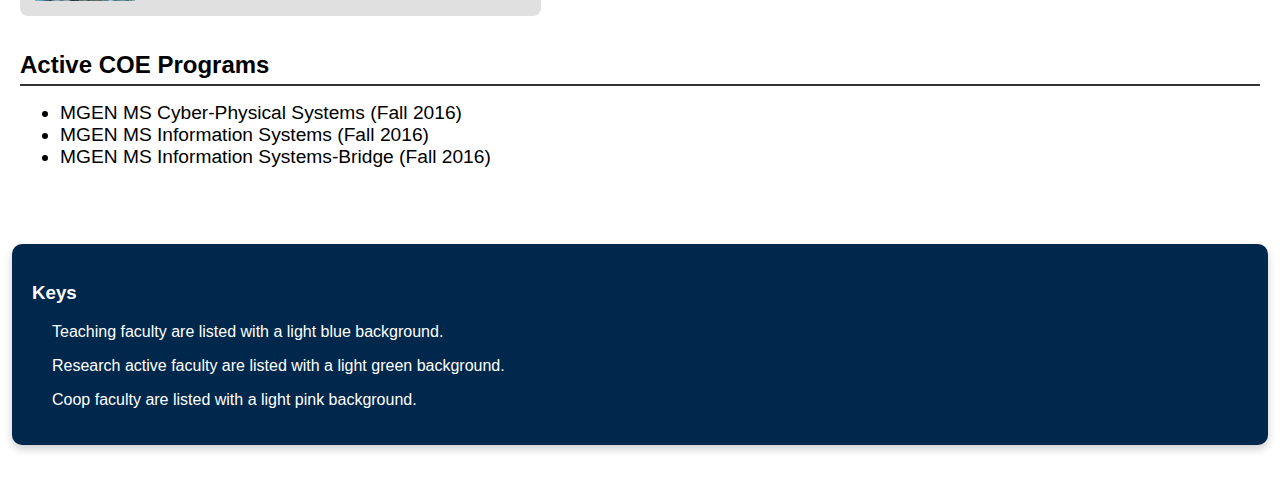
<file: CAMPUSES/Silicon Valley/silicon valley.html>
<!DOCTYPE html>
<html lang="en">
<head>
  <meta charset="UTF-8">
  <meta name="viewport" content="width=device-width, initial-scale=1.0">
  <title>SILICON VALLEY</title>
  <style>
    body {
      font-family: Arial, sans-serif;
      margin: 0;
      padding: 0;
      box-sizing: border-box;
    }

    header {
      position: relative;
      background-image: url('siliconvbg.jpg');
      background-size: cover;
      background-position: center;
      height: 300px;
      display: flex;
      justify-content: center;
      align-items: center;
    }

    h1 {
      position: absolute;
      padding: 20px;
      border-radius: 10px;
      font-size: 36px;
      text-align: center;
      color: black;
      text-decoration: none;
      transition: color 0.3s ease;
    }

    h1:hover {
      color: red;
    }

    .content {
      padding: 20px;
    }

    h2 {
      border-bottom: 2px solid #333;
      padding-bottom: 5px;
      margin-bottom: 10px;
    }

    .faculty-section {
      display: flex;
      flex-wrap: wrap;
      gap: 20px;
    }

    .tile {
      display: flex;
      background-color: #e0e0e0;
      border-radius: 8px;
      margin-bottom: 15px;
      padding: 15px;
      align-items: center;
      font-size: 0.9em;
    }

    .tile img {
      width: 100px;
      height: auto;
      object-fit: cover;
      margin-right: 15px;
    }

    .faculty-tile.research-active {
      background-color: #d1e7dd;
    }

    .faculty-tile.coop {
      background-color: #f8d7da;
    }

    .teaching-faculty {
      background-color: #d1e7f3;
    }

    .local-leadership {
      background-color: #FFFDD0;
    }

    .tile-info {
      flex-grow: 1;
      font-size: 18px;
    }

    a {
      color: inherit;
      text-decoration: none;
      transition: color 0.3s ease;
    }

    a[href^="mailto:"] {
      color: inherit;
      text-decoration: none;
    }

    a:hover {
      color: #B31B1B;
    }

    .program-list li {
      font-size: 1.2em;
    }

    .background-box {
      background-color: #00274C;
      color: white;
      padding: 20px;
      margin: 40px auto;
      width: 95%;
      border-radius: 10px;
      box-shadow: 0 4px 8px rgba(0, 0, 0, 0.2);
    }
  </style>
</head>

<body>

<header>
  <h1><a href = "https://siliconvalley.northeastern.edu/">Northeastern University, Silicon Valley</a></h1>
</header>

<div class="content">
  <section>
    <h2>Address & General Info</h2>
    <p>75 E. Santa Clara St., Suite 150, San Jose, CA 95113 Phone: +1 408.707.3695, and email: <a href="mailto:svoperations@northeastern.edu">svoperations@northeastern.edu</a></p>
    <p>Fueled by our renowned global experiential learning model and use-inspired research enterprise, we equip our students, faculty, and partner organizations to become the creative, nimble, practical problem solvers our world needs, in Silicon Valley, the Bay Area, and beyond.</p>
  </section>

  <section>
    <h2>Local Leadership and People We Work With</h2>
    <div class="faculty-section">
      <div class="faculty-group">
        <div class="tile faculty-tile local-leadership">
          <img src="../../pics/siliconvalley-cs.jpg" alt="Caroline Simard">
          <div class="tile-info">
            <strong>Caroline Simard</strong><br>Regional Dean<br>
            E-mail: <a href="mailto:c.simard@northeastern.edu">c.simard@northeastern.edu</a>
          </div>
        </div>

        <div class="tile local-leadership">
          <img src="../../pics/siliconvalley-dg.jpeg" alt="Dawn Girardelli">
          <div class="tile-info">
            <strong>Dawn Girardelli</strong><br>Associate Dean<br>
            E-mail: <a href="mailto:d.girardelli@northeastern.edu">d.girardelli@northeastern.edu</a>
          </div>
        </div>   
      </div>
    </div>
  </section>

  <section>
    <h2>COE Faculty</h2>
    <div class="faculty-section">
      <div class="faculty-group">
        <div class="tile faculty-tile teaching-faculty">
          <img src="../../pics/siliconvalley-ra.jpg" alt="Raja Alomari">
          <div class="tile-info">
            <strong>Raja Alomari</strong><br>Associate Teaching Professor<br>
            E-mail: <a href="mailto:r.alomari@northeastern.edu">r.alomari@northeastern.edu</a><br>
            Supervisory Organization: MGEN (Kal Bugrara)<br>
            Position Start Date: 8/19/24
          </div>
        </div>

        <div class="tile faculty-tile teaching-faculty">
          <img src="../../pics/siliconvalley-sb.jpg" alt="Suhabe Bugrara">
          <div class="tile-info">
            <strong>Suhabe Bugrara</strong><br>Associate Teaching Professor<br>
            E-mail: <a href="mailto:s.bugrara@northeastern.edu">s.bugrara@northeastern.edu</a><br>
            Supervisory Organization: Electrical and Computer Engineering (Stefano Basagni)<br>
            Position Start Date: 8/21/23
          </div>
        </div>
         
        <div class="tile faculty-tile coop">
          <img src="../../pics/siliconvalley-eh.jpg" alt="Erica Hatzievgenakis">
          <div class="tile-info">
            <strong>Erica Hatzievgenakis</strong><br>Associate Coop Coordinator<br>
            E-mail: <a href="mailto:e.hatzievgenakis@northeastern.edu">e.hatzievgenakis@northeastern.edu</a><br>
            Supervisory Organization: MGEN Coop (Laura Meyer)<br>
            Position Start Date: 4/24/23
          </div>
        </div>
      </div>
    </div>
  </section>

  <section>
    <h2>COE Staff</h2>
    <div class="faculty-section">
      <div class="tile">
        <img src="../../pics/siliconvalley-kw.jpg" alt="Kimberly Wright">
        <div class="tile-info">
          <strong>Kimberly Wright</strong><br>Business Title: Academic Advisor<br>
          E-mail: <a href="mailto:coe-sv-gradadvising@northeastern.edu">coe-sv-gradadvising@northeastern.edu</a>
        </div>
      </div> 
    </div>
  </section>

  <section>
    <h2>Active COE Programs</h2>
    <ul class="program-list">
      <li>MGEN <a href="https://coe.northeastern.edu/academics-experiential-learning/academic-departments/mgen/ms-cyps/" target="_new">MS Cyber-Physical Systems</a> (Fall 2016)</li>
      <li>MGEN <a href="https://coe.northeastern.edu/academics-experiential-learning/academic-departments/mgen/ms-insy/" target="_new">MS Information Systems</a> (Fall 2016)</li>
      <li>MGEN <a href="https://coe.northeastern.edu/academics-experiential-learning/academic-departments/mgen/ms-insy-bridge/" target="_new">MS Information Systems-Bridge</a> (Fall 2016)</li>
    </ul>
  </section>

</div>

<div class="background-box">
  <h3>Keys</h3>
  <ul>
    <li style="list-style-type: none; margin-left: -20px;"><p>Teaching faculty are listed with a light blue background.</p></li>
    <li style="list-style-type: none; margin-left: -20px;"><p>Research active faculty are listed with a light green background.</p></li>
    <li style="list-style-type: none; margin-left: -20px;"><p>Coop faculty are listed with a light pink background.</p></li>
  </ul>
</div>

</body>
</html>
</file>
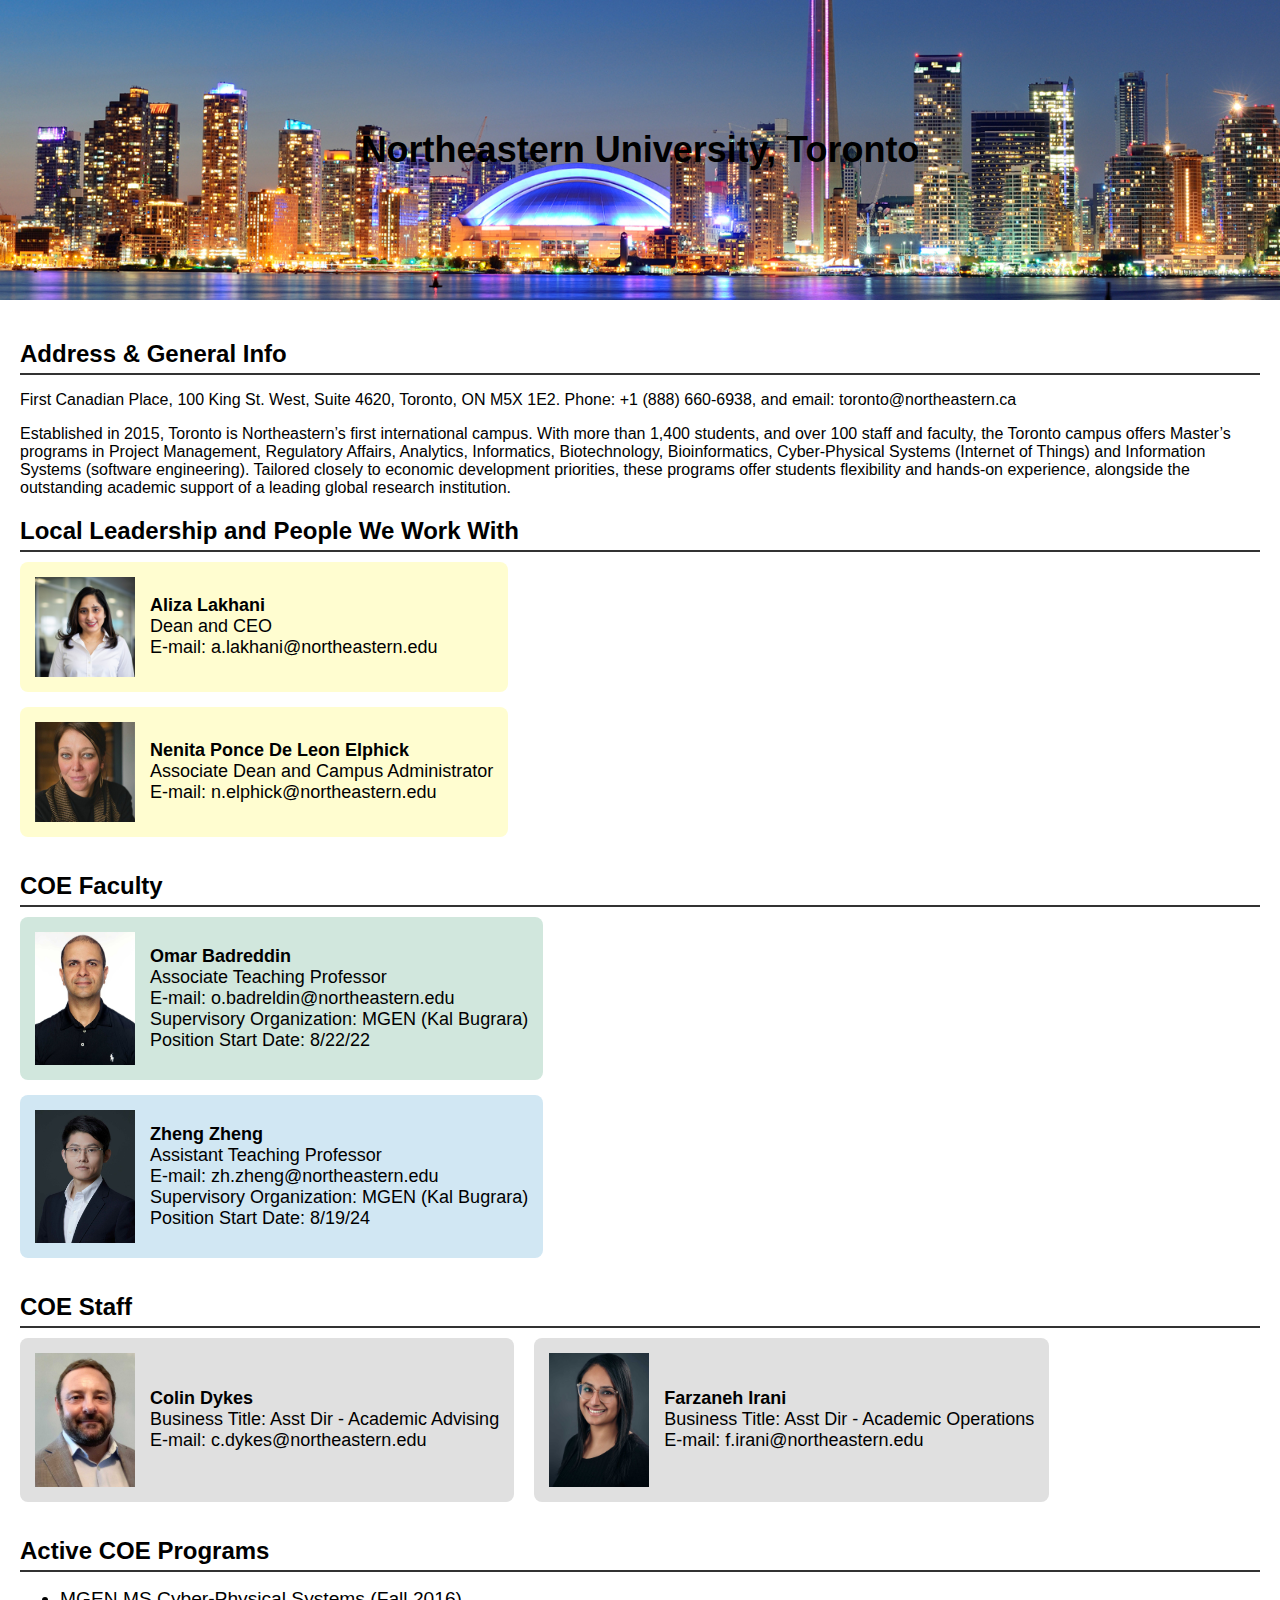
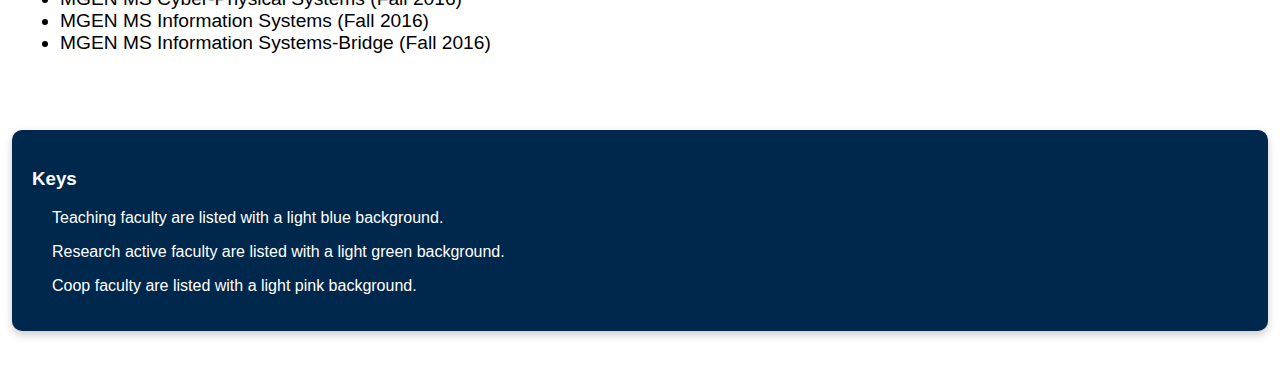
<file: CAMPUSES/Toronto/toronto.html>
<!DOCTYPE html>
<html lang="en">
<head>
  <meta charset="UTF-8">
  <meta name="viewport" content="width=device-width, initial-scale=1.0">
  <title>TORONTO</title>
  <style>
    body {
      font-family: Arial, sans-serif;
      margin: 0;
      padding: 0;
      box-sizing: border-box;
    }

    header {
      position: relative;
      background-image: url('torontobg.jpg');
      background-size: cover;
      background-position: center;
      height: 300px;
      display: flex;
      justify-content: center;
      align-items: center;
    }

    h1 {
      position: absolute;
      padding: 20px;
      border-radius: 10px;
      font-size: 36px;
      text-align: center;
      color: black;
      text-decoration: none;
      transition: color 0.3s ease;
    }

    h1:hover {
      color: red;
    }

    .content {
      padding: 20px;
    }

    h2 {
      border-bottom: 2px solid #333;
      padding-bottom: 5px;
      margin-bottom: 10px;
    }

    .faculty-section {
      display: flex;
      flex-wrap: wrap;
      gap: 20px;
    }

    .tile {
      display: flex;
      background-color: #e0e0e0;
      border-radius: 8px;
      margin-bottom: 15px;
      padding: 15px;
      align-items: center;
      font-size: 0.9em;
    }

    .tile img {
      width: 100px;
      height: auto;
      object-fit: cover;
      margin-right: 15px;
    }

    .faculty-tile.research-active {
      background-color: #d1e7dd;
    }

    .faculty-tile.coop {
      background-color: #f8d7da;
    }

    .teaching-faculty {
      background-color: #d1e7f3;
    }

    .local-leadership {
      background-color: #FFFDD0;
    }

    .tile-info {
      flex-grow: 1;
      font-size: 18px;
    }

    a {
      color: inherit;
      text-decoration: none;
      transition: color 0.3s ease;
    }

    a[href^="mailto:"] {
      color: inherit;
      text-decoration: none;
    }

    a:hover {
      color: #B31B1B;
    }

    .program-list li {
      font-size: 1.2em;
    }

    .background-box {
      background-color: #00274C;
      color: white;
      padding: 20px;
      margin: 40px auto;
      width: 95%;
      border-radius: 10px;
      box-shadow: 0 4px 8px rgba(0, 0, 0, 0.2);
    }
  </style>
</head>

<body>

<header>
  <h1><a href = "https://toronto.northeastern.edu/">Northeastern University, Toronto</a></h1>
</header>

<div class="content">
  <section>
    <h2>Address & General Info</h2>
    <p>First Canadian Place, 100 King St. West, Suite 4620, Toronto, ON M5X 1E2. Phone: +1 (888) 660-6938, and email: <a href="mailto:toronto@northeastern.ca">toronto@northeastern.ca</a></p>
    <p>Established in 2015, Toronto is Northeastern’s first international campus. With more than 1,400 students, and over 100 staff and faculty, the Toronto campus offers Master’s programs in Project Management, Regulatory Affairs, Analytics, Informatics, Biotechnology, Bioinformatics, Cyber-Physical Systems (Internet of Things) and Information Systems (software engineering). Tailored closely to economic development priorities, these programs offer students flexibility and hands-on experience, alongside the outstanding academic support of a leading global research institution.</p>
  </section>

  <section>
    <h2>Local Leadership and People We Work With</h2>
    <div class="faculty-section">
      <div class="faculty-group">
        <div class="tile faculty-tile local-leadership">
          <img src="../../pics/toronto-al.jpg" alt="Aliza Lakhani">
          <div class="tile-info">
            <strong>Aliza Lakhani</strong><br>Dean and CEO<br>
            E-mail: <a href="mailto:a.lakhani@northeastern.edu">a.lakhani@northeastern.edu</a>
          </div>
        </div>

        <div class="tile local-leadership">
          <img src="../../pics/steffenson-r.jpg" alt="Nenita Ponce De Leon Elphick">
          <div class="tile-info">
            <strong>Nenita Ponce De Leon Elphick</strong><br>Associate Dean and Campus Administrator<br>
            E-mail: <a href="mailto:n.elphick@northeastern.edu">n.elphick@northeastern.edu</a>
          </div>
        </div>    
      </div>
    </div>
  </section>

  <section>
    <h2>COE Faculty</h2>
    <div class="faculty-section">
      <div class="faculty-group">
        <div class="tile faculty-tile research-active">
          <img src="../../pics/toronto-ob.jpg" alt="Omar Badreddin">
          <div class="tile-info">
            <strong>Omar Badreddin</strong><br>Associate Teaching Professor<br>
            E-mail: <a href="mailto:o.badreldin@northeastern.edu">o.badreldin@northeastern.edu</a><br>
            Supervisory Organization: MGEN (Kal Bugrara)<br>
            Position Start Date: 8/22/22
          </div>
        </div>

        <div class="tile faculty-tile teaching-faculty">
          <img src="../../pics/toronto-zz.jpg" alt="Zheng Zheng">
          <div class="tile-info">
            <strong>Zheng Zheng</strong><br>Assistant Teaching Professor<br>
            E-mail: <a href="mailto:zh.zheng@northeastern.edu">zh.zheng@northeastern.edu</a><br>
            Supervisory Organization: MGEN (Kal Bugrara)<br>
            Position Start Date: 8/19/24
          </div>
        </div>
      </div>
    </div>
  </section>

  <section>
    <h2>COE Staff</h2>
    <div class="faculty-section">
      <div class="tile">
        <img src="../../pics/toronto-cd.jpg" alt="Colin Dykes">
        <div class="tile-info">
          <strong>Colin Dykes</strong><br>Business Title: Asst Dir - Academic Advising<br>
          E-mail: <a href="mailto:c.dykes@northeastern.edu">c.dykes@northeastern.edu</a>
        </div>
      </div>
      
      <div class="tile">
        <img src="../../pics/toronto-fi.jpg" alt="Farzaneh Irani">
        <div class="tile-info">
          <strong>Farzaneh Irani</strong><br>Business Title: Asst Dir - Academic Operations<br>
          E-mail: <a href="mailto:f.irani@northeastern.edu">f.irani@northeastern.edu</a>
        </div>
      </div>
    </div>
  </section>

  <section>
    <h2>Active COE Programs</h2>
    <ul class="program-list">
      <li>MGEN <a href="https://coe.northeastern.edu/academics-experiential-learning/academic-departments/mgen/ms-cyps/" target="_new">MS Cyber-Physical Systems</a> (Fall 2016)</li>
      <li>MGEN <a href="https://coe.northeastern.edu/academics-experiential-learning/academic-departments/mgen/ms-insy/" target="_new">MS Information Systems</a> (Fall 2016)</li>
      <li>MGEN <a href="https://coe.northeastern.edu/academics-experiential-learning/academic-departments/mgen/ms-insy-bridge/" target="_new">MS Information Systems-Bridge</a> (Fall 2016)</li>
    </ul>
  </section>
</div>

<div class="background-box">
  <h3>Keys</h3>
  <ul>
    <li style="list-style-type: none; margin-left: -20px;"><p>Teaching faculty are listed with a light blue background.</p></li>
    <li style="list-style-type: none; margin-left: -20px;"><p>Research active faculty are listed with a light green background.</p></li>
    <li style="list-style-type: none; margin-left: -20px;"><p>Coop faculty are listed with a light pink background.</p></li>
  </ul>
</div>

</body>
</html>
</file>
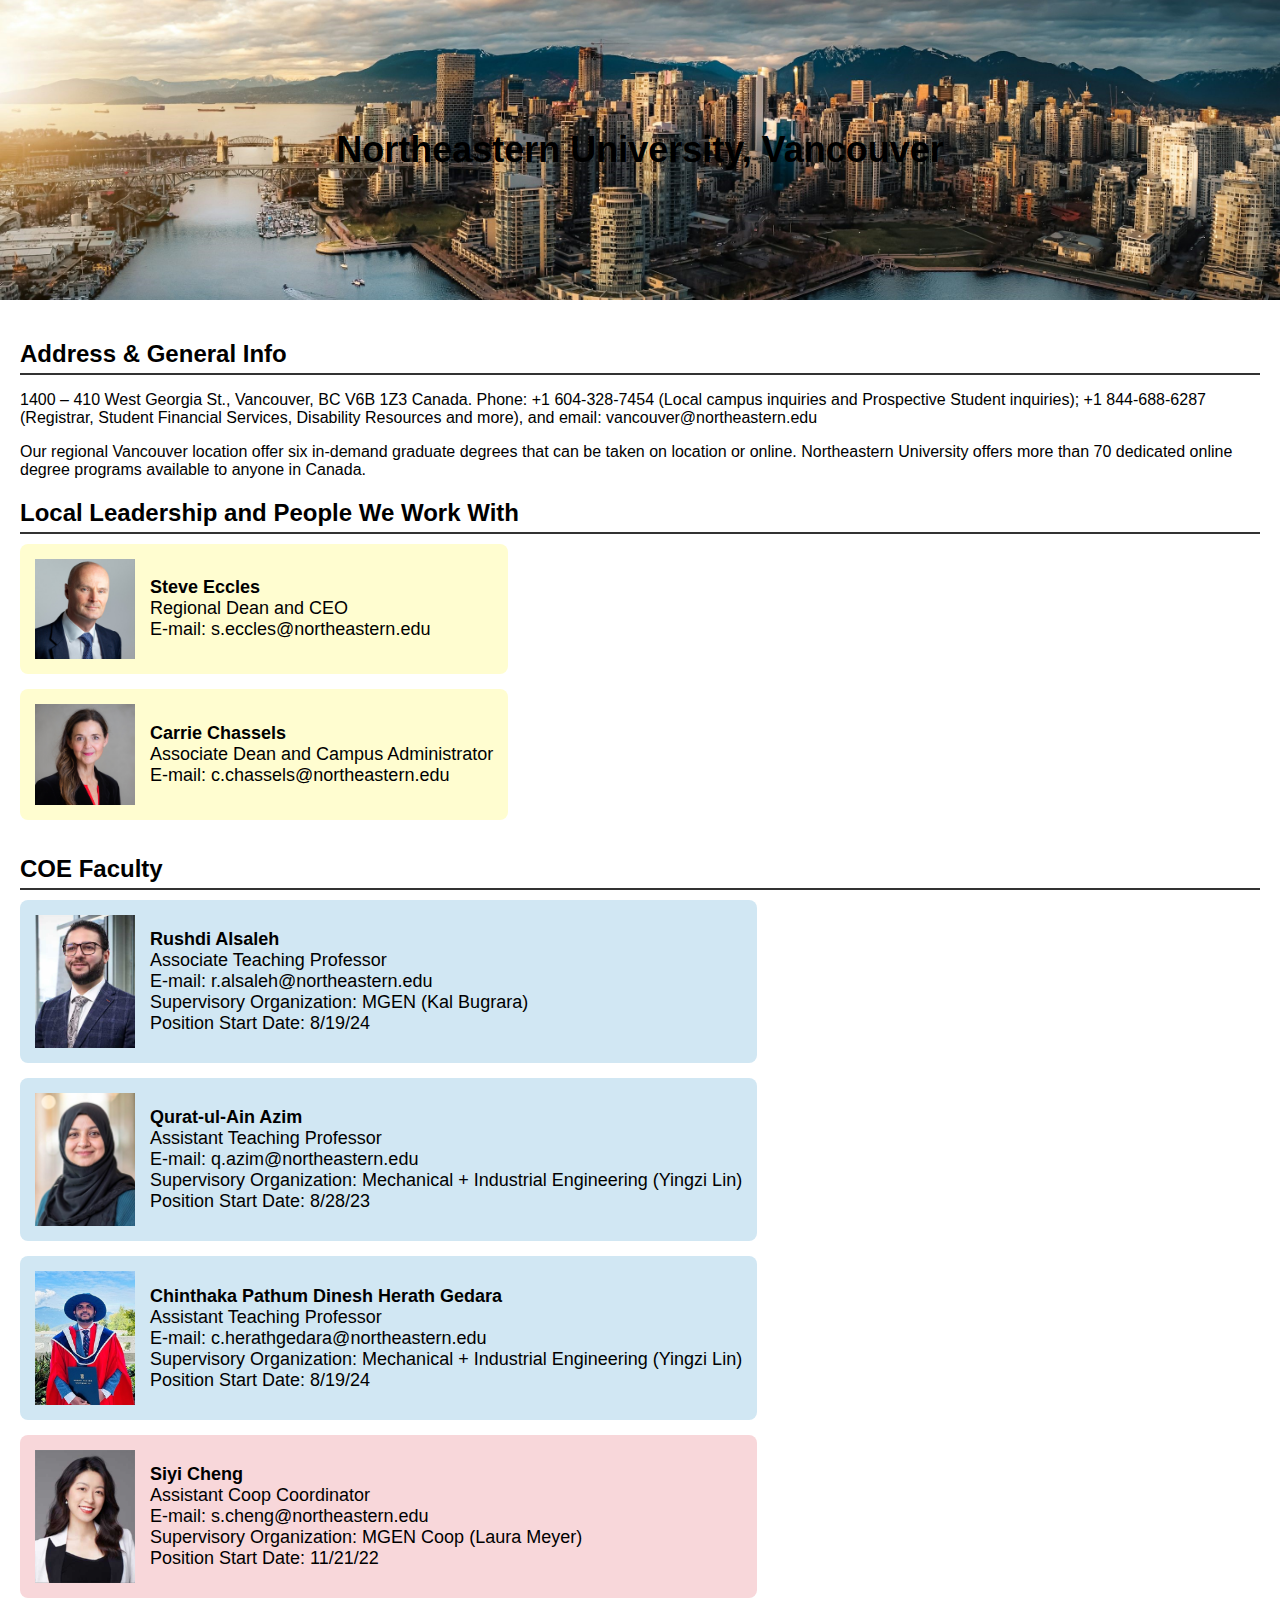
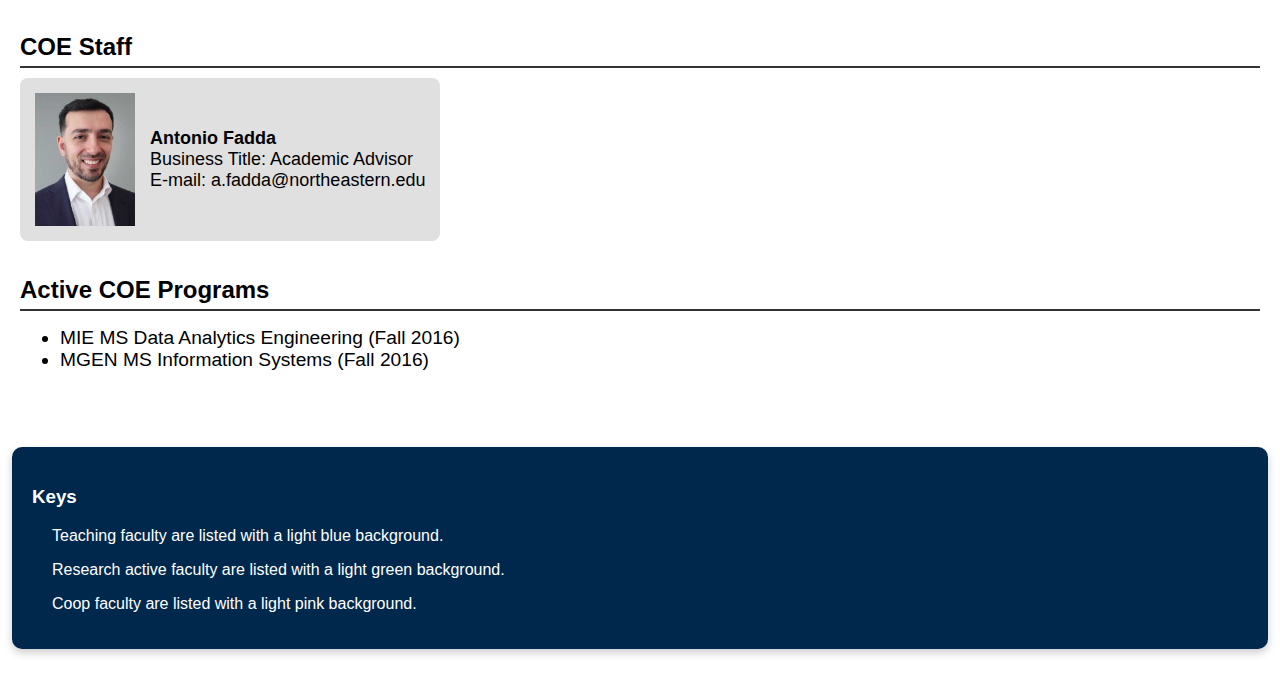
<file: CAMPUSES/Vancouver/vancouver.html>
<!DOCTYPE html>
<html lang="en">
<head>
  <meta charset="UTF-8">
  <meta name="viewport" content="width=device-width, initial-scale=1.0">
  <title>VANCOUVER</title>
  <style>
    body {
      font-family: Arial, sans-serif;
      margin: 0;
      padding: 0;
      box-sizing: border-box;
    }

    header {
      position: relative;
      background-image: url('vancouverbg.jpg');
      background-size: cover;
      background-position: center;
      height: 300px;
      display: flex;
      justify-content: center;
      align-items: center;
    }

    h1 {
      position: absolute;
      padding: 20px;
      border-radius: 10px;
      font-size: 36px;
      text-align: center;
      color: black;
      text-decoration: none;
      transition: color 0.3s ease;
    }

    h1:hover {
      color: red;
    }

    .content {
      padding: 20px;
    }

    h2 {
      border-bottom: 2px solid #333;
      padding-bottom: 5px;
      margin-bottom: 10px;
    }

    .faculty-section {
      display: flex;
      flex-wrap: wrap;
      gap: 20px;
    }

    .tile {
      display: flex;
      background-color: #e0e0e0;
      border-radius: 8px;
      margin-bottom: 15px;
      padding: 15px;
      align-items: center;
      font-size: 0.9em;
    }

    .tile img {
      width: 100px;
      height: auto;
      object-fit: cover;
      margin-right: 15px;
    }

    .faculty-tile.research-active {
      background-color: #d1e7dd;
    }

    .faculty-tile.coop {
      background-color: #f8d7da;
    }

    .teaching-faculty {
      background-color: #d1e7f3;
    }

    .local-leadership {
      background-color: #FFFDD0;
    }

    .tile-info {
      flex-grow: 1;
      font-size: 18px;
    }

    a {
      color: inherit;
      text-decoration: none;
      transition: color 0.3s ease;
    }

    a[href^="mailto:"] {
      color: inherit;
      text-decoration: none;
    }

    a:hover {
      color: #B31B1B;
    }

    .program-list li {
      font-size: 1.2em;
    }

    .background-box {
      background-color: #00274C;
      color: white;
      padding: 20px;
      margin: 40px auto;
      width: 95%;
      border-radius: 10px;
      box-shadow: 0 4px 8px rgba(0, 0, 0, 0.2);
    }
  </style>
</head>

<body>

<header>
  <h1><a href = "https://vancouver.northeastern.edu/">Northeastern University, Vancouver</a></h1>
</header>

<div class="content">
  <section>
    <h2>Address & General Info</h2>
    <p>1400 – 410 West Georgia St., Vancouver, BC V6B 1Z3 Canada. Phone: +1 604-328-7454 (Local campus inquiries and Prospective Student inquiries); +1 844-688-6287 (Registrar, Student Financial Services, Disability Resources and more), and email: <a href="mailto:vancouver@northeastern.edu">vancouver@northeastern.edu</a></p>
    <p>Our regional Vancouver location offer six in-demand graduate degrees that can be taken on location or online. Northeastern University offers more than 70 dedicated online degree programs available to anyone in Canada.</p>
  </section>

  <section>
    <h2>Local Leadership and People We Work With</h2>
    <div class="faculty-section">
      <div class="faculty-group">
        <div class="tile faculty-tile local-leadership">
          <img src="../../pics/vancouver-se.webp" alt="Steve Eccles">
          <div class="tile-info">
            <strong>Steve Eccles</strong><br>Regional Dean and CEO<br>
            E-mail: <a href="mailto:s.eccles@northeastern.edu">s.eccles@northeastern.edu</a>
          </div>
        </div>

        <div class="tile local-leadership">
          <img src="../../pics/vancouver-cc.jpg" alt="Carrie Chassels">
          <div class="tile-info">
            <strong>Carrie Chassels</strong><br>Associate Dean and Campus Administrator<br>
            E-mail: <a href="mailto:c.chassels@northeastern.edu">c.chassels@northeastern.edu</a>
          </div>
        </div>    
      </div>
    </div>
  </section>

  <section>
    <h2>COE Faculty</h2>
    <div class="faculty-section">
      <div class="faculty-group">
        <div class="tile faculty-tile teaching-faculty">
          <img src="../../pics/vancouver-ra.jpg" alt="Rushdi Alsaleh">
          <div class="tile-info">
            <strong>Rushdi Alsaleh</strong><br>Associate Teaching Professor<br>
            E-mail: <a href="mailto:r.alsaleh@northeastern.edu">r.alsaleh@northeastern.edu</a><br>
            Supervisory Organization: MGEN (Kal Bugrara)<br>
            Position Start Date: 8/19/24
          </div>
        </div>

        <div class="tile faculty-tile teaching-faculty">
          <img src="../../pics/vancouver-qa.jpg" alt="Qurat-ul-Ain Azim">
          <div class="tile-info">
            <strong>Qurat-ul-Ain Azim</strong><br>Assistant Teaching Professor<br>
            E-mail: <a href="mailto:q.azim@northeastern.edu">q.azim@northeastern.edu</a><br>
            Supervisory Organization: Mechanical + Industrial Engineering (Yingzi Lin)<br>
            Position Start Date: 8/28/23
          </div>
        </div>
         
        <div class="tile faculty-tile teaching-faculty">
          <img src="../../pics/vancouver-cg.jpg" alt="Chinthaka Pathum Dinesh Herath Gedara">
          <div class="tile-info">
            <strong>Chinthaka Pathum Dinesh Herath Gedara</strong><br>Assistant Teaching Professor<br>
            E-mail: <a href="mailto:c.herathgedara@northeastern.edu">c.herathgedara@northeastern.edu</a><br>
            Supervisory Organization: Mechanical + Industrial Engineering (Yingzi Lin)<br>
            Position Start Date: 8/19/24
          </div>
        </div>

        <div class="tile faculty-tile coop">
          <img src="../../pics/vancouver-sc.jpg" alt="Siyi Cheng">
          <div class="tile-info">
            <strong>Siyi Cheng</strong><br>Assistant Coop Coordinator<br>
            E-mail: <a href="mailto:s.cheng@northeastern.edu">s.cheng@northeastern.edu</a><br>
            Supervisory Organization: MGEN Coop (Laura Meyer)<br>
            Position Start Date: 11/21/22
          </div>
        </div>
      </div>
    </div>
  </section>

  <section>
    <h2>COE Staff</h2>
    <div class="faculty-section">
      <div class="tile">
        <img src="../../pics/vancouver-af.jpg" alt="Antonio Fadda">
        <div class="tile-info">
          <strong>Antonio Fadda</strong><br>Business Title: Academic Advisor<br>
          E-mail: <a href="mailto:a.fadda@northeastern.edu">a.fadda@northeastern.edu</a>
        </div>
      </div>
    </div>
  </section>

  <section>
    <h2>Active COE Programs</h2>
    <ul class="program-list">
      <li>MIE <a href="https://mie.northeastern.edu/academics/graduate-studies/ms-daae/" target="_new">MS Data Analytics Engineering</a> (Fall 2016)</li>
      <li>MGEN <a href="https://coe.northeastern.edu/academics-experiential-learning/academic-departments/mgen/ms-insy/" target="_new">MS Information Systems</a> (Fall 2016)</li>
    </ul>
  </section>
</div>

<div class="background-box">
  <h3>Keys</h3>
  <ul>
    <li style="list-style-type: none; margin-left: -20px;"><p>Teaching faculty are listed with a light blue background.</p></li>
    <li style="list-style-type: none; margin-left: -20px;"><p>Research active faculty are listed with a light green background.</p></li>
    <li style="list-style-type: none; margin-left: -20px;"><p>Coop faculty are listed with a light pink background.</p></li>
  </ul>
</div>

</body>
</html>
</file>
<file: STATUS/gec-styles.css>
/* General page styling */
body {
    font-family: Arial, sans-serif;
}

/* Link styling */
a {
    text-decoration: none;
    color: black; /* Default link color */
}

a:visited {
    color: black; /* Color of visited links */
}

a:hover {
    color: red; /* Color when hovered */
}

a:active {
    color: blue; /* Color when clicked */
}

/* Header styling */
header {
    text-align: center;
    margin-top: 30px;
}

h1, h2, h3 {
    margin: 5px;
}
</file>
